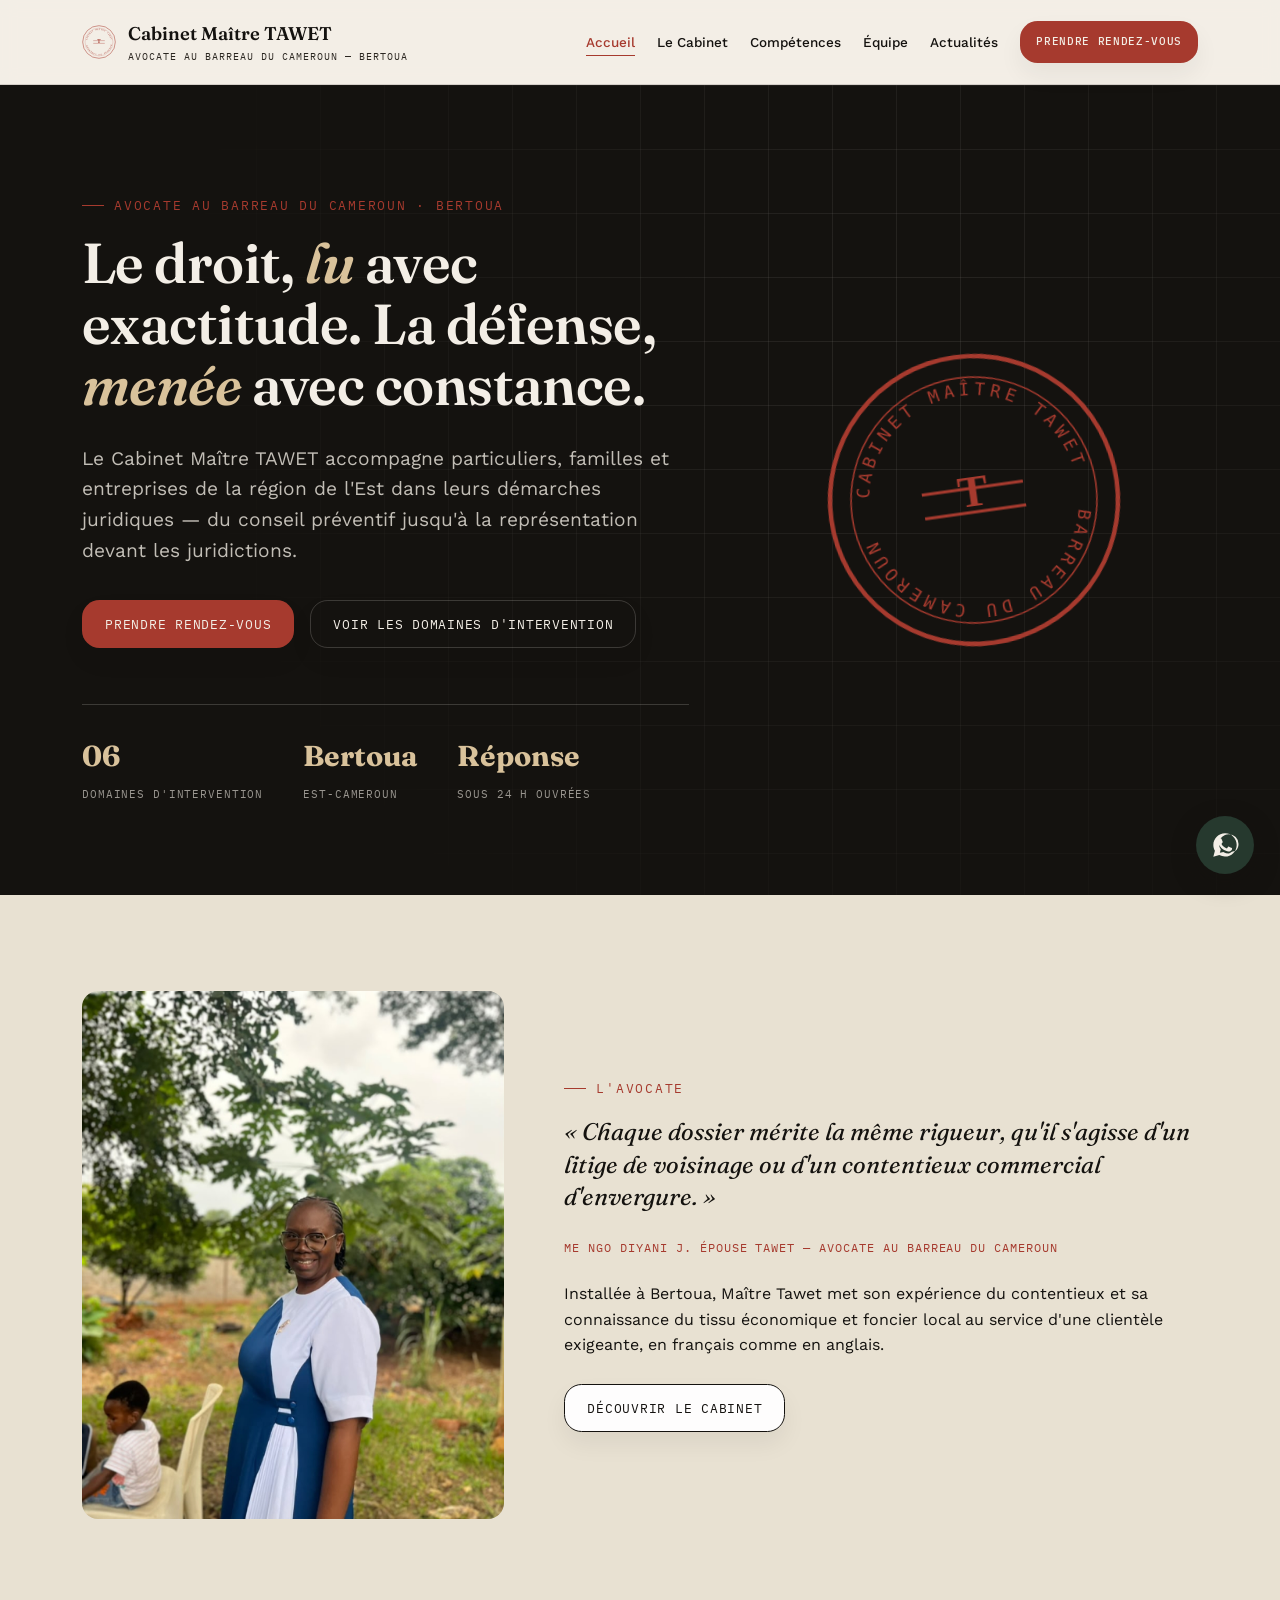
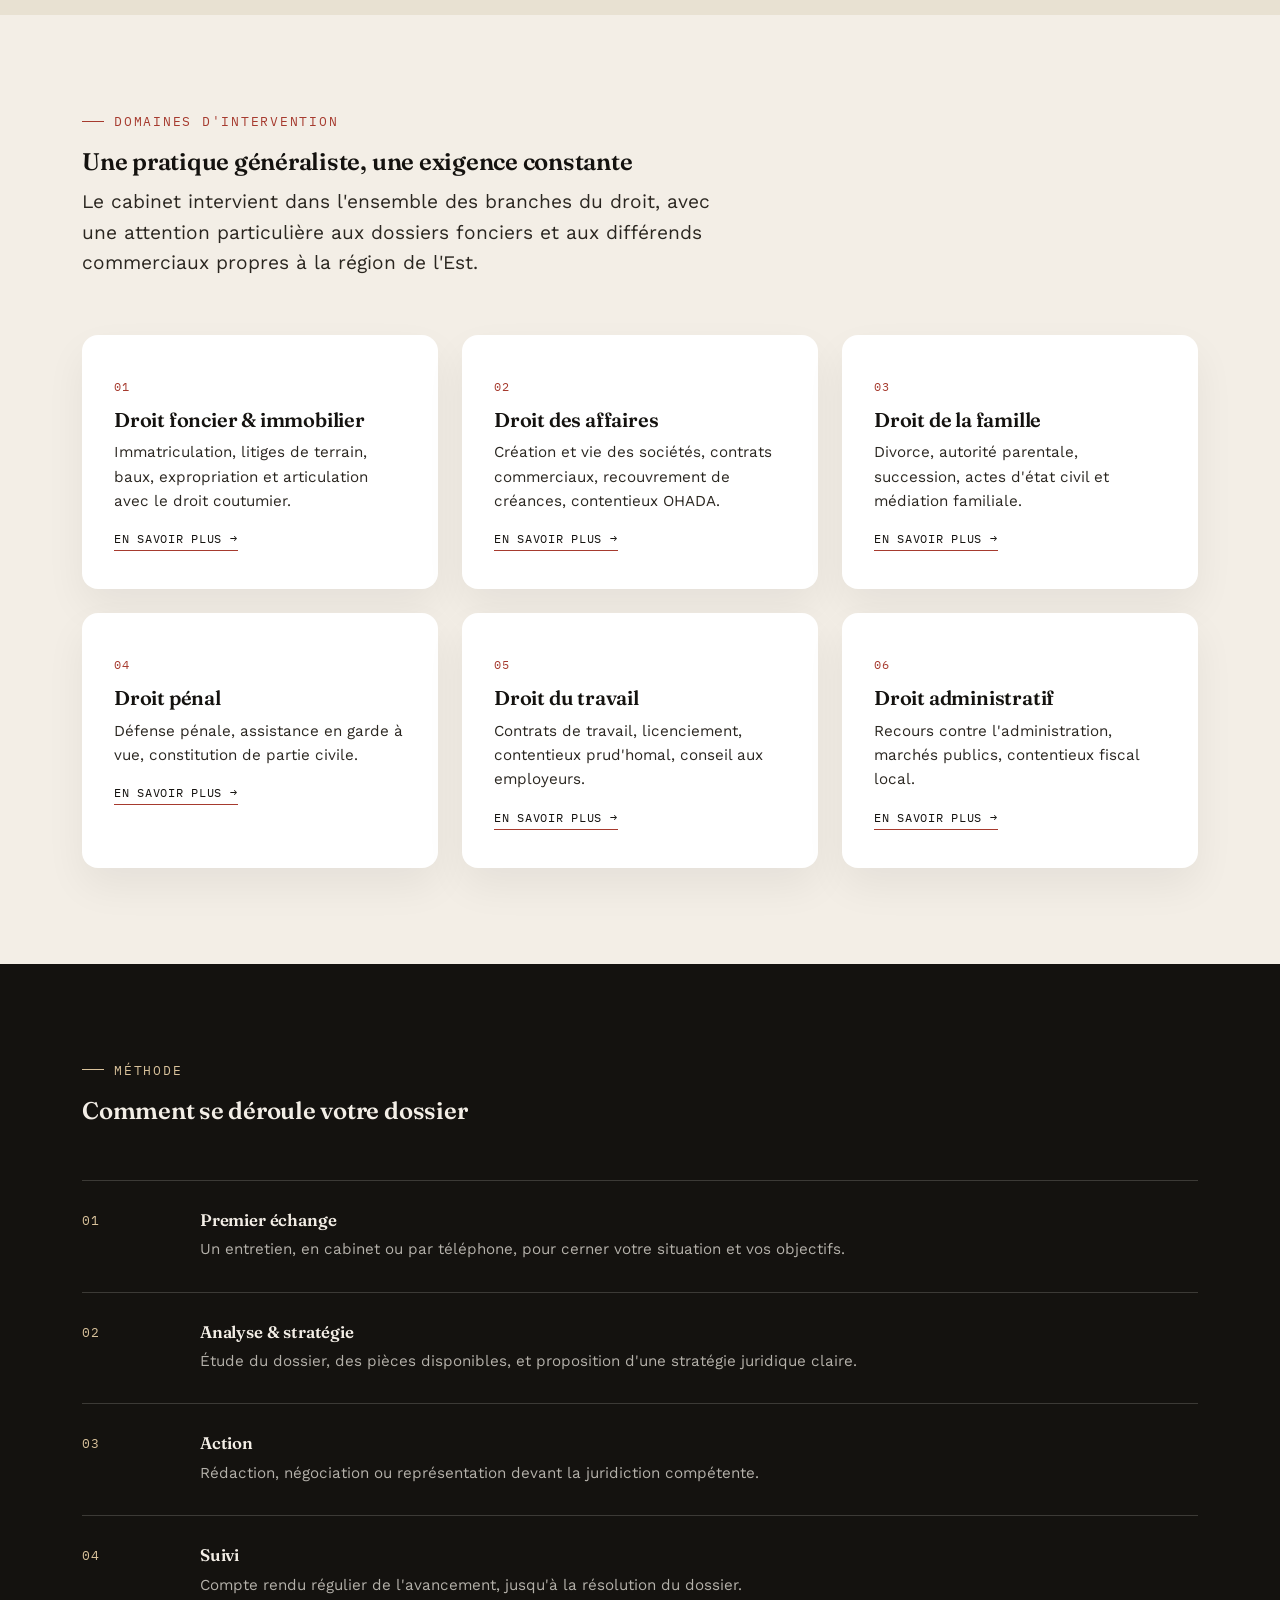
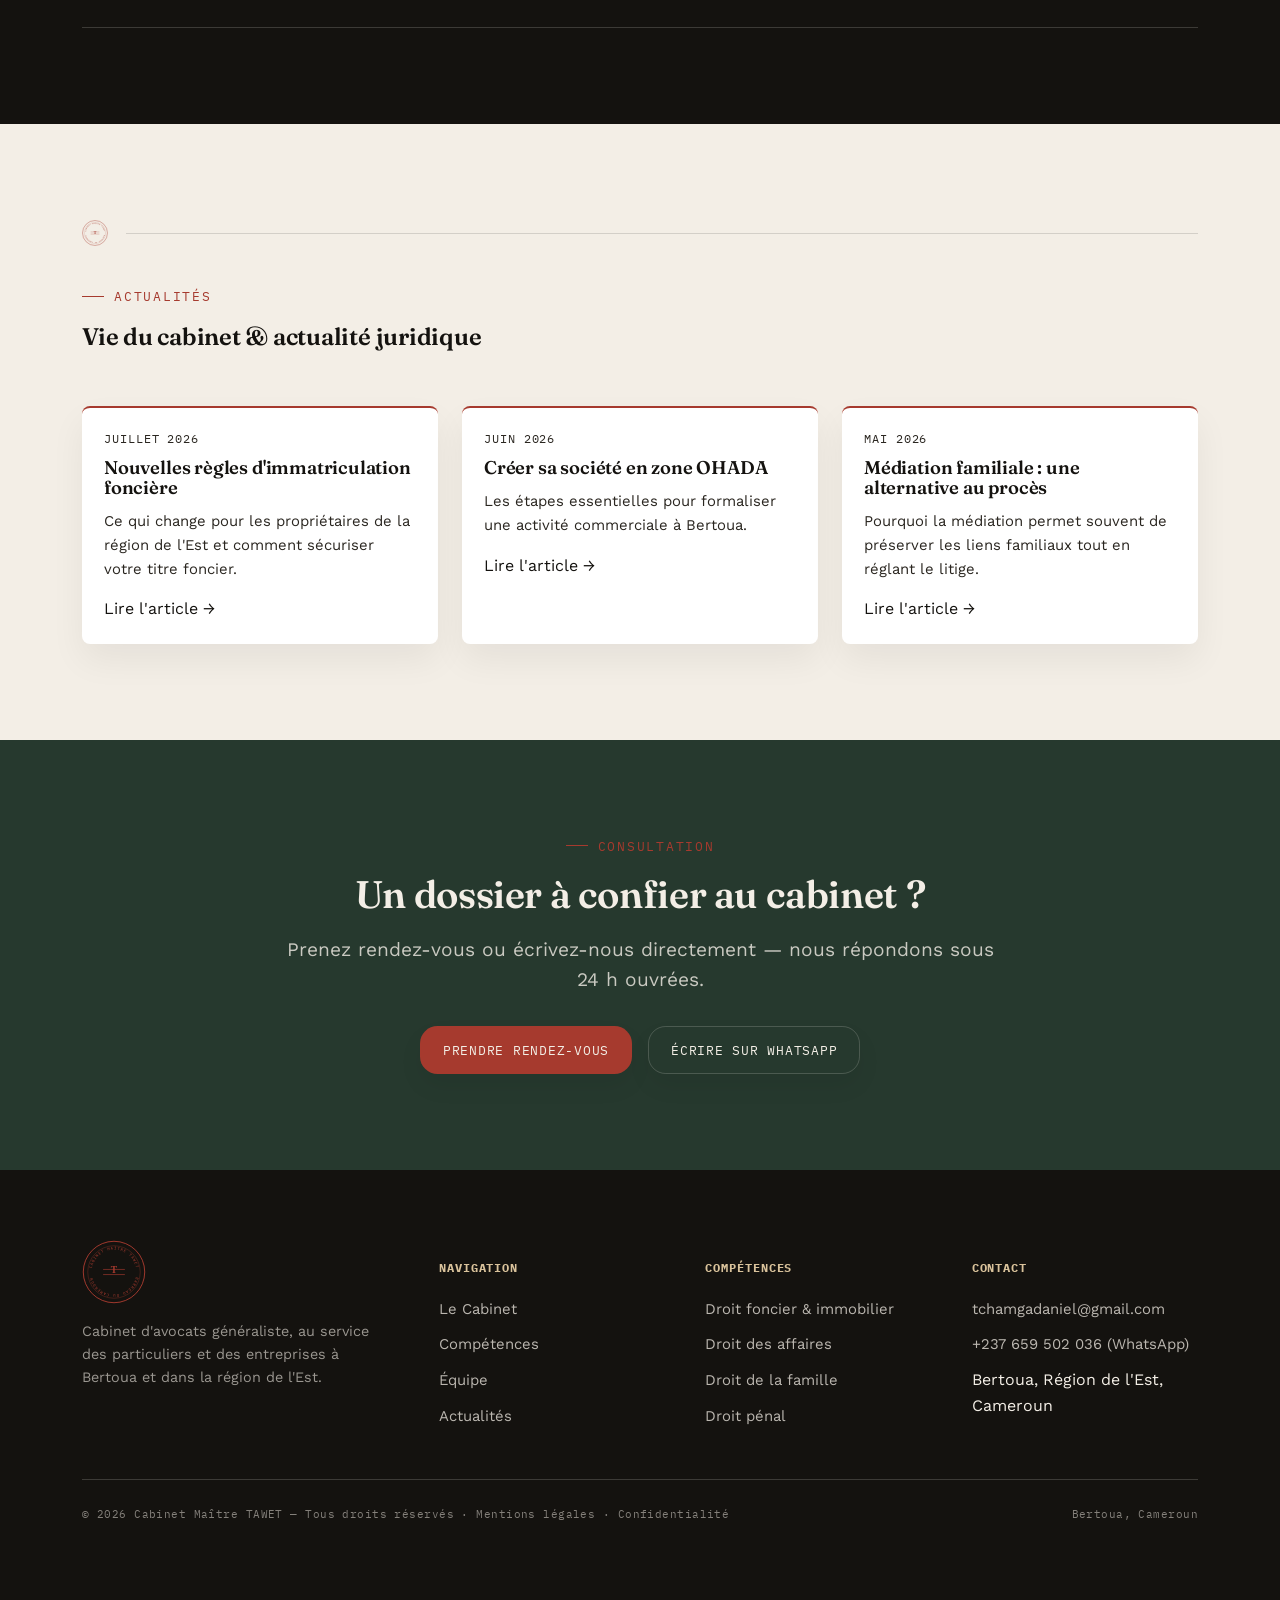
<file: index.html>
<!doctype html>
<html lang="fr">
<head>
<meta charset="UTF-8">
<meta name="viewport" content="width=device-width, initial-scale=1.0">
<title>Accueil — Cabinet Maître TAWET</title>
<meta name="description" content="Cabinet Maître TAWET — avocate au Barreau du Cameroun, à Bertoua. Conseil et défense en droit des affaires, droit foncier, droit de la famille et droit pénal.">
<link rel="preconnect" href="https://fonts.googleapis.com">
<link rel="preconnect" href="https://fonts.gstatic.com" crossorigin>
<link href="https://fonts.googleapis.com/css2?family=Fraunces:ital,wght@0,500;0,600;1,500&family=Work+Sans:wght@400;500;600&family=IBM+Plex+Mono:wght@400;500&display=swap" rel="stylesheet">
<link rel="stylesheet" href="assets/css/style.css">
</head>
<body>
<div data-site-header></div>
<section class="hero">
  <div class="wrap">
    <div>
      <div class="eyebrow">Avocate au Barreau du Cameroun · Bertoua</div>
      <h1>Le droit, <em>lu</em> avec exactitude. La défense, <em>menée</em> avec constance.</h1>
      <p class="lead">Le Cabinet Maître TAWET accompagne particuliers, familles et entreprises de la région de l'Est dans leurs démarches juridiques — du conseil préventif jusqu'à la représentation devant les juridictions.</p>
      <div class="hero-cta">
        <a href="contact.html" class="btn btn-primary">Prendre rendez-vous</a>
        <a href="competences.html" class="btn btn-outline-light">Voir les domaines d'intervention</a>
      </div>
      <div class="hero-figures">
        <div><strong>06</strong><span>Domaines d'intervention</span></div>
        <div><strong>Bertoua</strong><span>Est-Cameroun</span></div>
        <div><strong>Réponse</strong><span>Sous 24 h ouvrées</span></div>
      </div>
    </div>
    <div class="seal-stamp-wrap">
      <img class="seal-stamp" src="assets/img/seal.svg" alt="Sceau du Cabinet Maître TAWET">
    </div>
  </div>
</section>



<section class="band-paper-dim reveal attorney-bg">
  <div class="wrap attorney-block">
    <div class="attorney-photo">
      <img src="assets/img/me-tawet.jpg" width="1079" height="1434" loading="eager" alt="Maître Ngo Diyani J. épouse Tawet, avocate au Barreau du Cameroun" />
    </div>
    <div>
      <div class="eyebrow">L'avocate</div>
      <blockquote>« Chaque dossier mérite la même rigueur, qu'il s'agisse d'un litige de voisinage ou d'un contentieux commercial d'envergure. »</blockquote>
      <cite>Me Ngo Diyani J. épouse Tawet — Avocate au Barreau du Cameroun</cite>
      <p style="margin-top:22px;">Installée à Bertoua, Maître Tawet met son expérience du contentieux et sa connaissance du tissu économique et foncier local au service d'une clientèle exigeante, en français comme en anglais.</p>
      <a href="le-cabinet.html" class="btn btn-ghost" style="margin-top:10px;">Découvrir le cabinet</a>
    </div>
  </div>
</section>
<section class="reveal">
  <div class="wrap">
    <div class="section-head">
      <div class="eyebrow">Domaines d'intervention</div>
      <h2>Une pratique généraliste, une exigence constante</h2>
      <p class="lead">Le cabinet intervient dans l'ensemble des branches du droit, avec une attention particulière aux dossiers fonciers et aux différends commerciaux propres à la région de l'Est.</p>
    </div>
    <div class="grid-3">
      <div class="card">
        <span class="num">01</span>
        <h3>Droit foncier &amp; immobilier</h3>
        <p>Immatriculation, litiges de terrain, baux, expropriation et articulation avec le droit coutumier.</p>
        <a class="more" href="competences.html#foncier">En savoir plus →</a>
      </div>
      <div class="card">
        <span class="num">02</span>
        <h3>Droit des affaires</h3>
        <p>Création et vie des sociétés, contrats commerciaux, recouvrement de créances, contentieux OHADA.</p>
        <a class="more" href="competences.html#affaires">En savoir plus →</a>
      </div>
      <div class="card">
        <span class="num">03</span>
        <h3>Droit de la famille</h3>
        <p>Divorce, autorité parentale, succession, actes d'état civil et médiation familiale.</p>
        <a class="more" href="competences.html#famille">En savoir plus →</a>
      </div>
      <div class="card">
        <span class="num">04</span>
        <h3>Droit pénal</h3>
        <p>Défense pénale, assistance en garde à vue, constitution de partie civile.</p>
        <a class="more" href="competences.html#penal">En savoir plus →</a>
      </div>
      <div class="card">
        <span class="num">05</span>
        <h3>Droit du travail</h3>
        <p>Contrats de travail, licenciement, contentieux prud'homal, conseil aux employeurs.</p>
        <a class="more" href="competences.html#travail">En savoir plus →</a>
      </div>
      <div class="card">
        <span class="num">06</span>
        <h3>Droit administratif</h3>
        <p>Recours contre l'administration, marchés publics, contentieux fiscal local.</p>
        <a class="more" href="competences.html#administratif">En savoir plus →</a>
      </div>
    </div>
  </div>
</section>
<section class="band-dark reveal">
  <div class="wrap">
    <div class="section-head">
      <div class="eyebrow">Méthode</div>
      <h2 style="color:var(--paper);">Comment se déroule votre dossier</h2>
    </div>
    <div class="timeline">
      <div class="step">
        <div><h4>Premier échange</h4><p>Un entretien, en cabinet ou par téléphone, pour cerner votre situation et vos objectifs.</p></div>
      </div>
      <div class="step">
        <div><h4>Analyse &amp; stratégie</h4><p>Étude du dossier, des pièces disponibles, et proposition d'une stratégie juridique claire.</p></div>
      </div>
      <div class="step">
        <div><h4>Action</h4><p>Rédaction, négociation ou représentation devant la juridiction compétente.</p></div>
      </div>
      <div class="step">
        <div><h4>Suivi</h4><p>Compte rendu régulier de l'avancement, jusqu'à la résolution du dossier.</p></div>
      </div>
    </div>
  </div>
</section>

<section class="reveal">
  <div class="wrap">
    <div class="divider-seal">
      <img class="mini-seal" src="assets/img/seal.svg" alt="Sceau du Cabinet Maître TAWET">
      <div class="line"></div>
    </div>
    <div class="section-head">
      <div class="eyebrow">Actualités</div>
      <h2>Vie du cabinet &amp; actualité juridique</h2>
    </div>
    <div class="news-grid">
      <div class="news-card">
        <div class="date">Juillet 2026</div>
        <h3>Nouvelles règles d'immatriculation foncière</h3>
        <p>Ce qui change pour les propriétaires de la région de l'Est et comment sécuriser votre titre foncier.</p>
        <a class="more" href="actualite.html?a=immatriculation-fonciere-2026">Lire l'article →</a>
      </div>
      <div class="news-card">
        <div class="date">Juin 2026</div>
        <h3>Créer sa société en zone OHADA</h3>
        <p>Les étapes essentielles pour formaliser une activité commerciale à Bertoua.</p>
        <a class="more" href="actualite.html?a=creer-societe-ohada">Lire l'article →</a>
      </div>
      <div class="news-card">
        <div class="date">Mai 2026</div>
        <h3>Médiation familiale : une alternative au procès</h3>
        <p>Pourquoi la médiation permet souvent de préserver les liens familiaux tout en réglant le litige.</p>
        <a class="more" href="actualite.html?a=mediation-familiale">Lire l'article →</a>
      </div>
    </div>
  </div>
</section>

<section class="band-forest cta-band reveal">
  <div class="wrap">
    <div class="eyebrow" style="justify-content:center;">Consultation</div>
    <h2 style="color:var(--paper);">Un dossier à confier au cabinet ?</h2>
    <p class="lead" style="margin:0 auto; color:rgba(243,238,230,0.8);">Prenez rendez-vous ou écrivez-nous directement — nous répondons sous 24 h ouvrées.</p>
    <div class="cta-actions">
      <a href="contact.html" class="btn btn-primary">Prendre rendez-vous</a>
      <a href="https://wa.me/237659502036?text=Bonjour%2C%20je%20souhaite%20prendre%20contact%20avec%20le%20Cabinet%20Ma%C3%AEtre%20TAWET." target="_blank" rel="noopener" class="btn btn-outline-light">Écrire sur WhatsApp</a>
    </div>
  </div>
</section>
<div data-site-footer></div>
<script src="assets/js/main.js" defer></script>
</body>
</html>
</file>
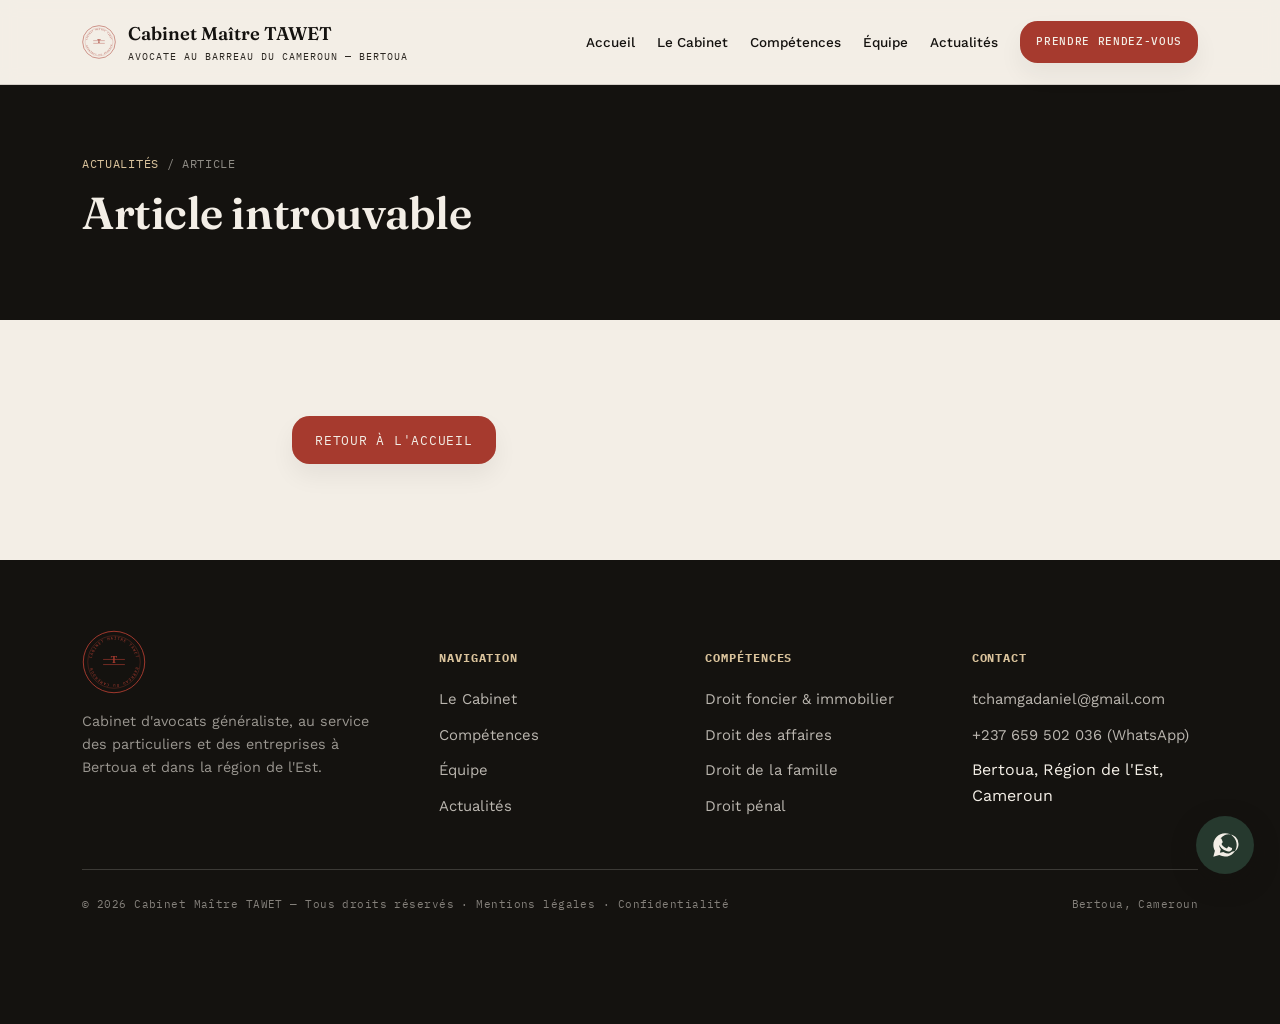
<file: actualite.html>
<!doctype html>
<html lang="fr">
<head>
<meta charset="UTF-8">
<meta name="viewport" content="width=device-width, initial-scale=1.0">
<title>Actualité — Cabinet Maître TAWET</title>
<meta name="description" content="Actualité juridique du Cabinet Maître TAWET.">
<link rel="preconnect" href="https://fonts.googleapis.com">
<link rel="preconnect" href="https://fonts.gstatic.com" crossorigin>
<link href="https://fonts.googleapis.com/css2?family=Fraunces:ital,wght@0,500;0,600;1,500&family=Work+Sans:wght@400;500;600&family=IBM+Plex+Mono:wght@400;500&display=swap" rel="stylesheet">
<link rel="stylesheet" href="assets/css/style.css">
</head>
<body>
<div data-site-header></div>
<main data-article-detail></main>
<div data-site-footer></div>
<script src="assets/js/main.js" defer></script>
</body>
</html>
</file>
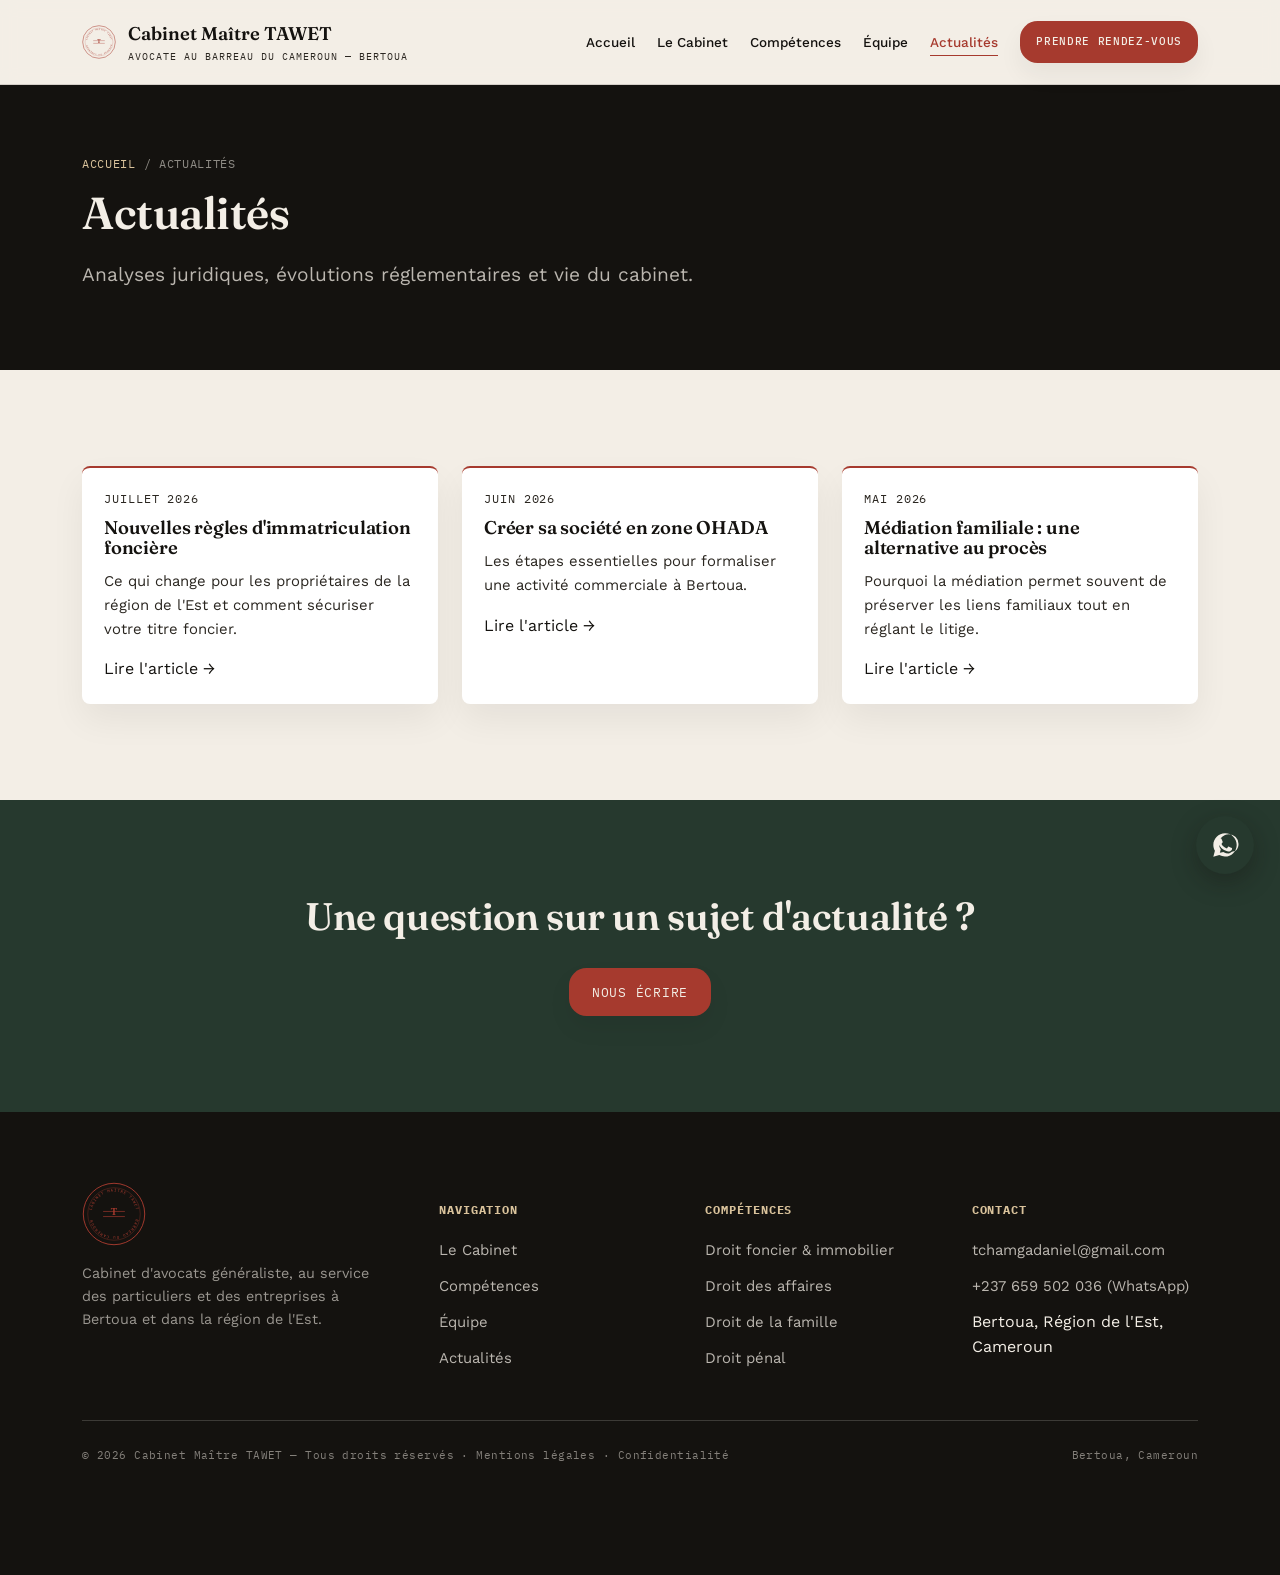
<file: actualites.html>
<!doctype html>
<html lang="fr">
<head>
<meta charset="UTF-8">
<meta name="viewport" content="width=device-width, initial-scale=1.0">
<title>Actualités — Cabinet Maître TAWET</title>
<meta name="description" content="Actualités juridiques et vie du Cabinet Maître TAWET.">
<link rel="preconnect" href="https://fonts.googleapis.com">
<link rel="preconnect" href="https://fonts.gstatic.com" crossorigin>
<link href="https://fonts.googleapis.com/css2?family=Fraunces:ital,wght@0,500;0,600;1,500&family=Work+Sans:wght@400;500;600&family=IBM+Plex+Mono:wght@400;500&display=swap" rel="stylesheet">
<link rel="stylesheet" href="assets/css/style.css">
</head>
<body>
<div data-site-header></div>
<section class="page-hero">
  <div class="wrap">
    <div class="breadcrumb"><a href="index.html">Accueil</a> / Actualités</div>
    <h1>Actualités</h1>
    <p class="lead" style="color:rgba(243,238,230,0.75);">Analyses juridiques, évolutions réglementaires et vie du cabinet.</p>
  </div>
</section>

<!-- <section class="reveal section-image" style="background-image:url('assets/img/IMG-20260428-WA0040.jpg');"></section> -->

<section class="reveal">
  <div class="wrap">
    <div class="news-grid" data-news-list></div>
  </div>
</section>

<section class="band-forest cta-band reveal">
  <div class="wrap">
    <h2 style="color:var(--paper);">Une question sur un sujet d'actualité ?</h2>
    <div class="cta-actions">
      <a href="contact.html" class="btn btn-primary">Nous écrire</a>
    </div>
  </div>
</section>
<div data-site-footer></div>
<script src="assets/js/main.js" defer></script>
</body>
</html>
</file>
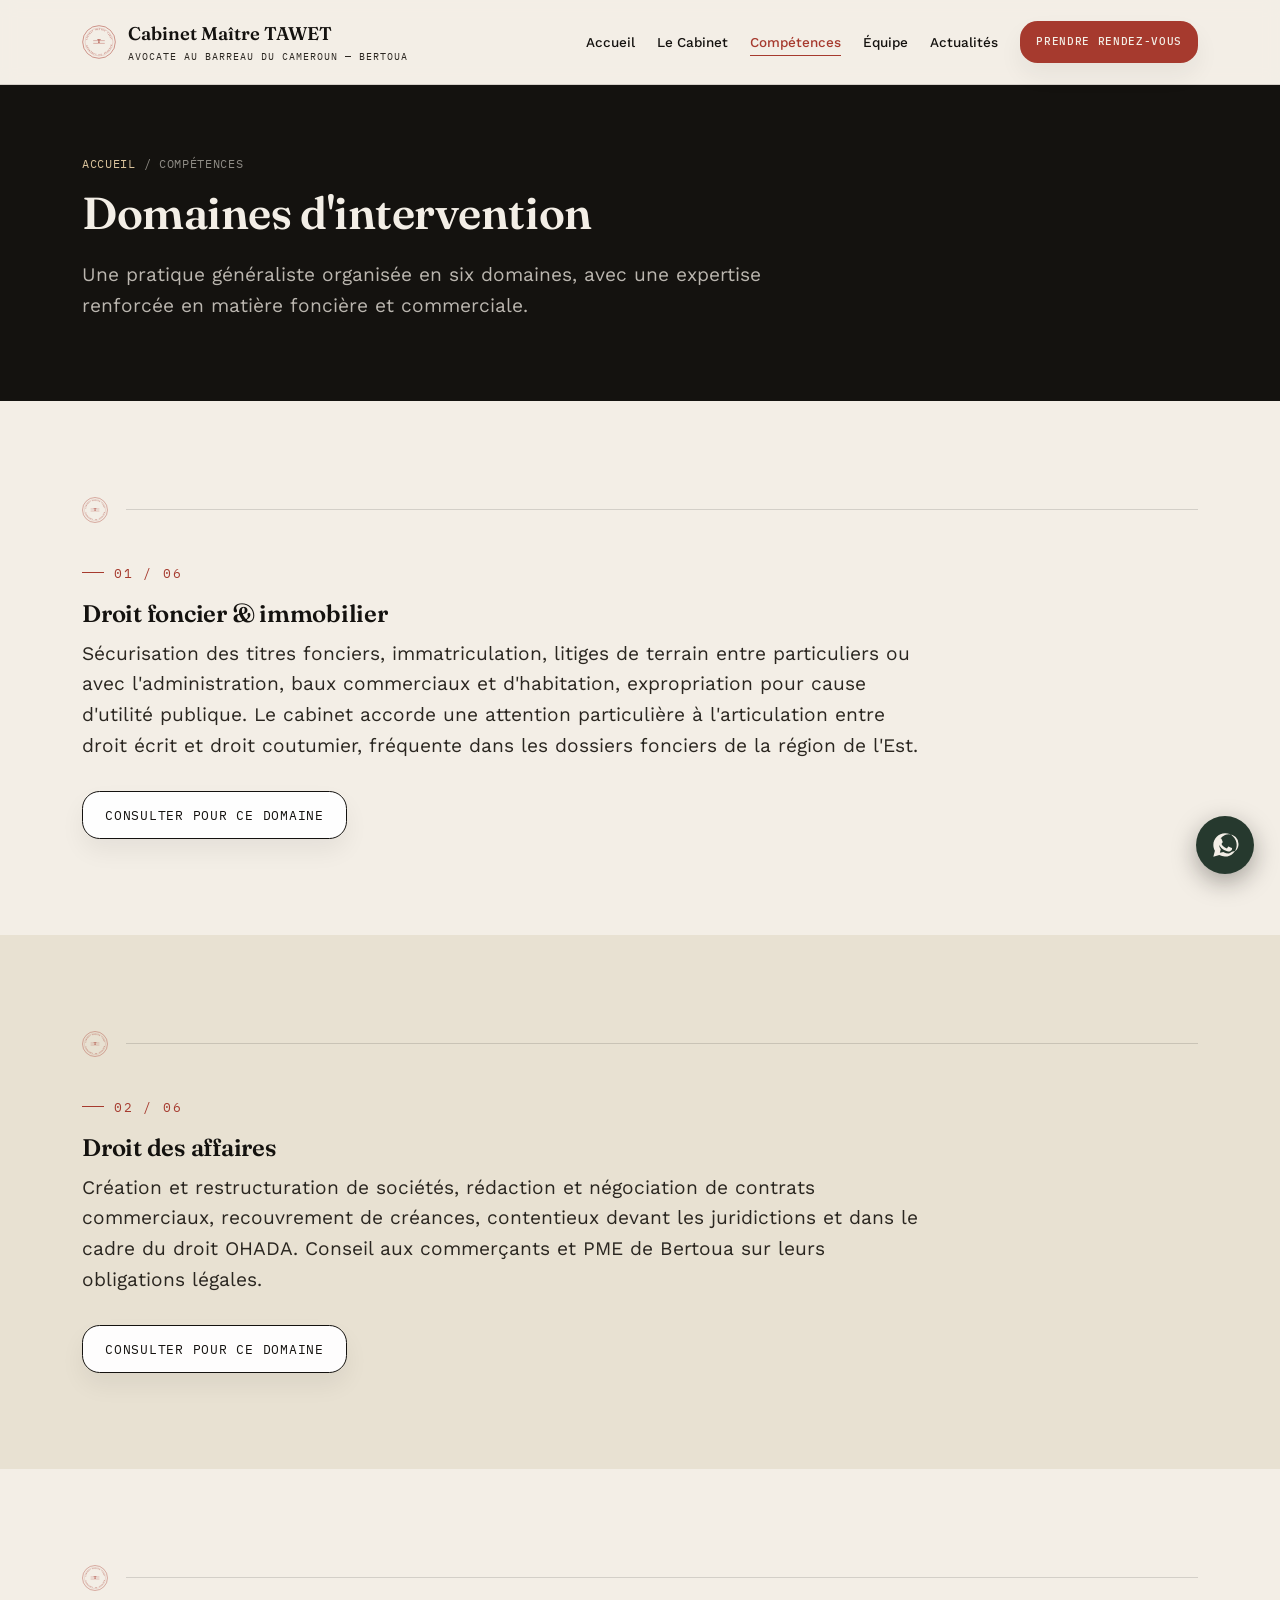
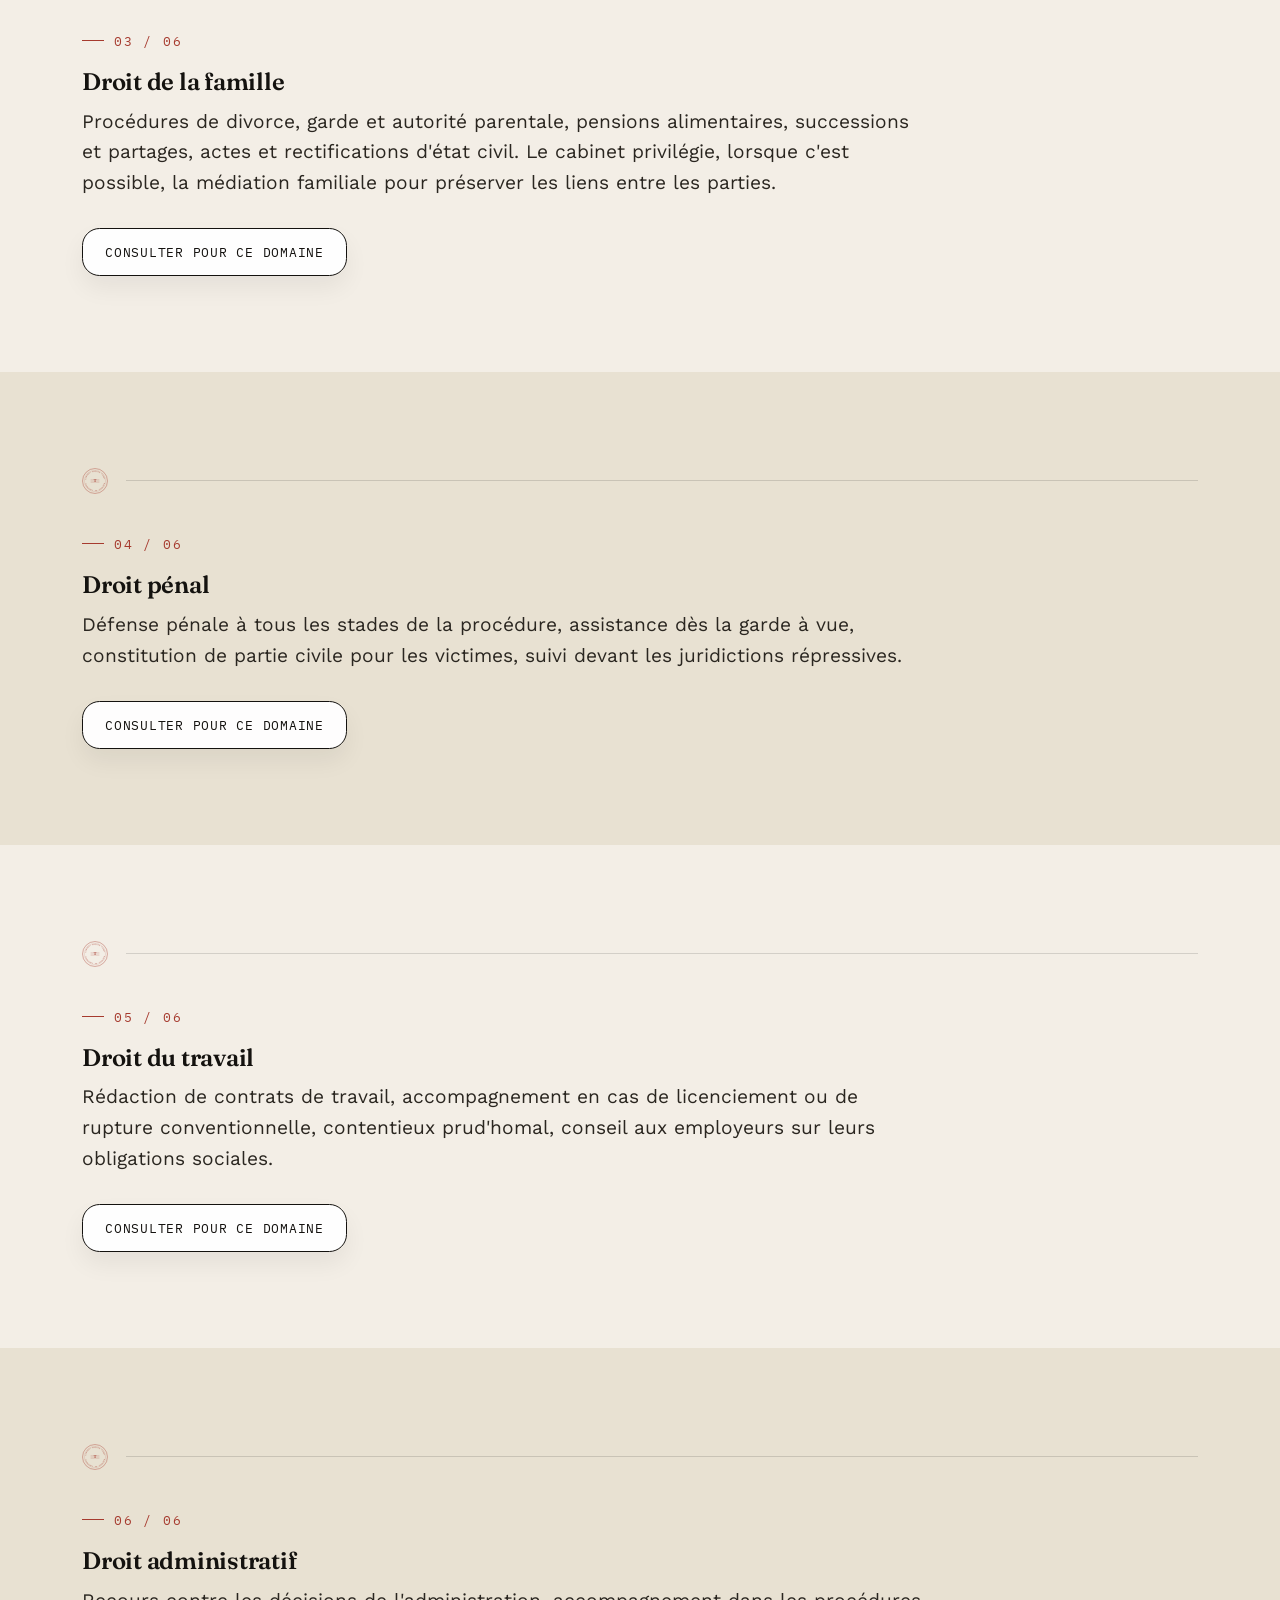
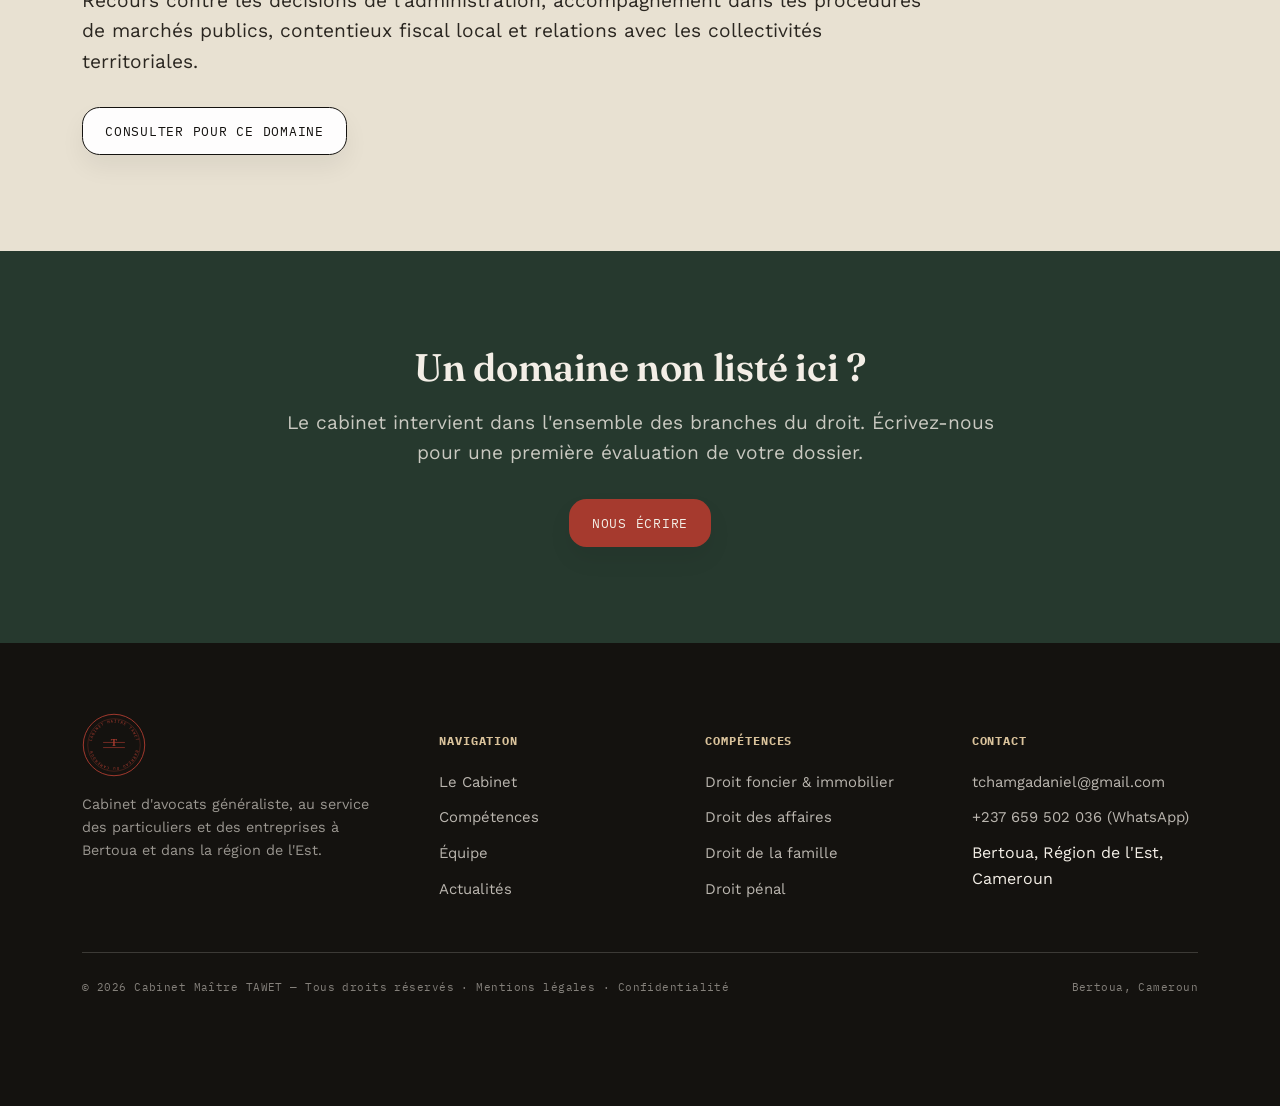
<file: competences.html>
<!doctype html>
<html lang="fr">
<head>
<meta charset="UTF-8">
<meta name="viewport" content="width=device-width, initial-scale=1.0">
<title>Compétences — Cabinet Maître TAWET</title>
<meta name="description" content="Domaines d'intervention du Cabinet Maître TAWET : droit foncier, droit des affaires, droit de la famille, droit pénal, droit du travail, droit administratif.">
<link rel="preconnect" href="https://fonts.googleapis.com">
<link rel="preconnect" href="https://fonts.gstatic.com" crossorigin>
<link href="https://fonts.googleapis.com/css2?family=Fraunces:ital,wght@0,500;0,600;1,500&family=Work+Sans:wght@400;500;600&family=IBM+Plex+Mono:wght@400;500&display=swap" rel="stylesheet">
<link rel="stylesheet" href="assets/css/style.css">
</head>
<body>
<div data-site-header></div>
<section class="page-hero">
  <div class="wrap">
    <div class="breadcrumb"><a href="index.html">Accueil</a> / Compétences</div>
    <h1>Domaines d'intervention</h1>
    <p class="lead" style="color:rgba(243,238,230,0.75);">Une pratique généraliste organisée en six domaines, avec une expertise renforcée en matière foncière et commerciale.</p>
  </div>
</section>

<div data-domain-sections></div>

<section class="band-forest cta-band reveal">
  <div class="wrap">
    <h2 style="color:var(--paper);">Un domaine non listé ici ?</h2>
    <p class="lead" style="margin:0 auto; color:rgba(243,238,230,0.8);">Le cabinet intervient dans l'ensemble des branches du droit. Écrivez-nous pour une première évaluation de votre dossier.</p>
    <div class="cta-actions">
      <a href="contact.html" class="btn btn-primary">Nous écrire</a>
    </div>
  </div>
</section>
<div data-site-footer></div>
<script src="assets/js/main.js" defer></script>
</body>
</html>
</file>
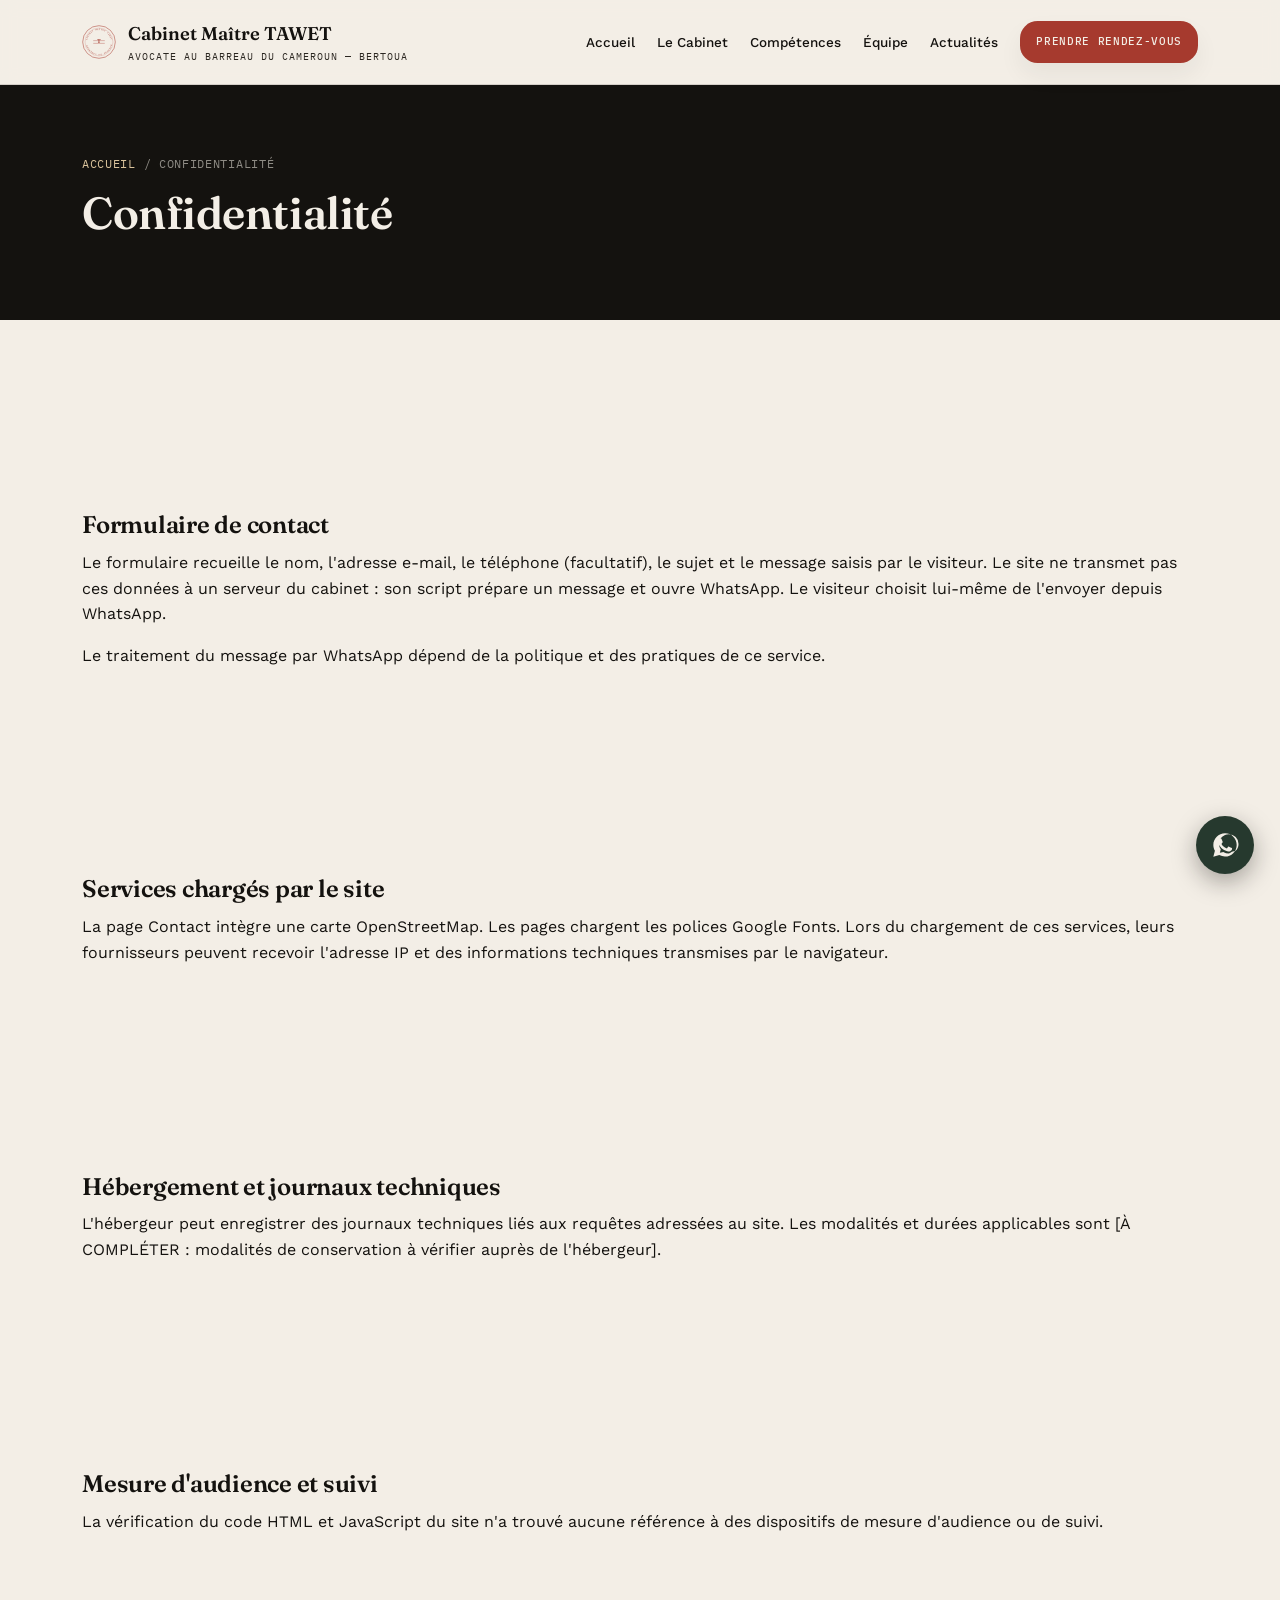
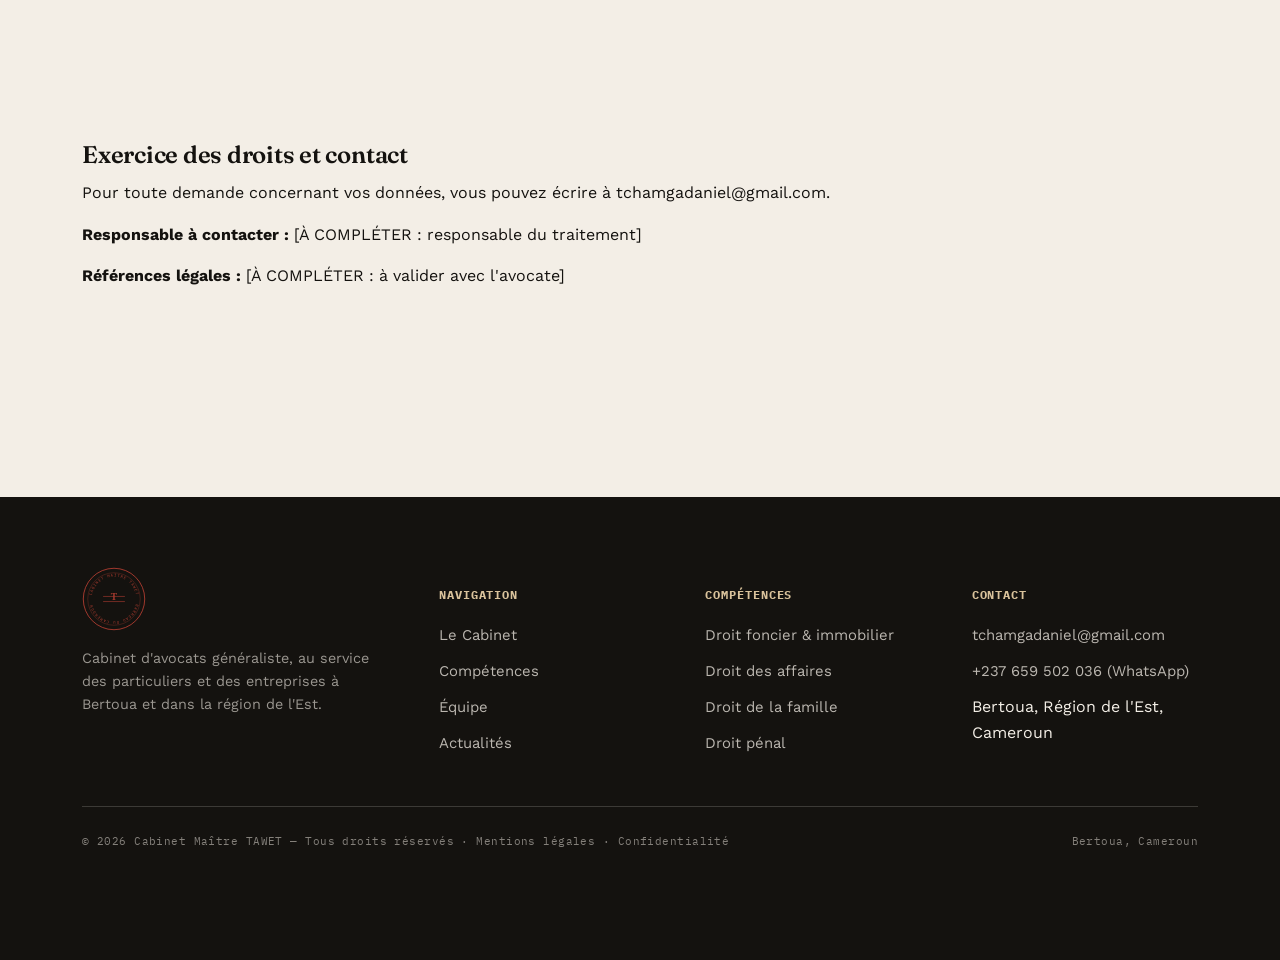
<file: confidentialite.html>
<!doctype html>
<html lang="fr">
<head>
<meta charset="UTF-8">
<meta name="viewport" content="width=device-width, initial-scale=1.0">
<title>Confidentialité — Cabinet Maître TAWET</title>
<meta name="description" content="Informations sur les données et services utilisés par le site du Cabinet Maître TAWET.">
<link rel="preconnect" href="https://fonts.googleapis.com">
<link rel="preconnect" href="https://fonts.gstatic.com" crossorigin>
<link href="https://fonts.googleapis.com/css2?family=Fraunces:ital,wght@0,500;0,600;1,500&family=Work+Sans:wght@400;500;600&family=IBM+Plex+Mono:wght@400;500&display=swap" rel="stylesheet">
<link rel="stylesheet" href="assets/css/style.css">
</head>
<body>
<div data-site-header></div>
<main>
  <section class="page-hero">
    <div class="wrap">
      <div class="breadcrumb"><a href="index.html">Accueil</a> / Confidentialité</div>
      <h1>Confidentialité</h1>
    </div>
  </section>
  <section class="reveal">
    <div class="wrap">
      <section>
        <h2>Formulaire de contact</h2>
        <p>Le formulaire recueille le nom, l'adresse e-mail, le téléphone (facultatif), le sujet et le message saisis par le visiteur. Le site ne transmet pas ces données à un serveur du cabinet : son script prépare un message et ouvre WhatsApp. Le visiteur choisit lui-même de l'envoyer depuis WhatsApp.</p>
        <p>Le traitement du message par WhatsApp dépend de la politique et des pratiques de ce service.</p>
      </section>
      <section>
        <h2>Services chargés par le site</h2>
        <p>La page Contact intègre une carte OpenStreetMap. Les pages chargent les polices Google Fonts. Lors du chargement de ces services, leurs fournisseurs peuvent recevoir l'adresse IP et des informations techniques transmises par le navigateur.</p>
      </section>
      <section>
        <h2>Hébergement et journaux techniques</h2>
        <p>L'hébergeur peut enregistrer des journaux techniques liés aux requêtes adressées au site. Les modalités et durées applicables sont [À COMPLÉTER : modalités de conservation à vérifier auprès de l'hébergeur].</p>
      </section>
      <section>
        <h2>Mesure d'audience et suivi</h2>
        <p>La vérification du code HTML et JavaScript du site n'a trouvé aucune référence à des dispositifs de mesure d'audience ou de suivi.</p>
      </section>
      <section>
        <h2>Exercice des droits et contact</h2>
        <p>Pour toute demande concernant vos données, vous pouvez écrire à <a href="mailto:tchamgadaniel@gmail.com">tchamgadaniel@gmail.com</a>.</p>
        <p><strong>Responsable à contacter :</strong> [À COMPLÉTER : responsable du traitement]</p>
        <p><strong>Références légales :</strong> [À COMPLÉTER : à valider avec l'avocate]</p>
      </section>
    </div>
  </section>
</main>
<div data-site-footer></div>
<script src="assets/js/main.js" defer></script>
</body>
</html>
</file>
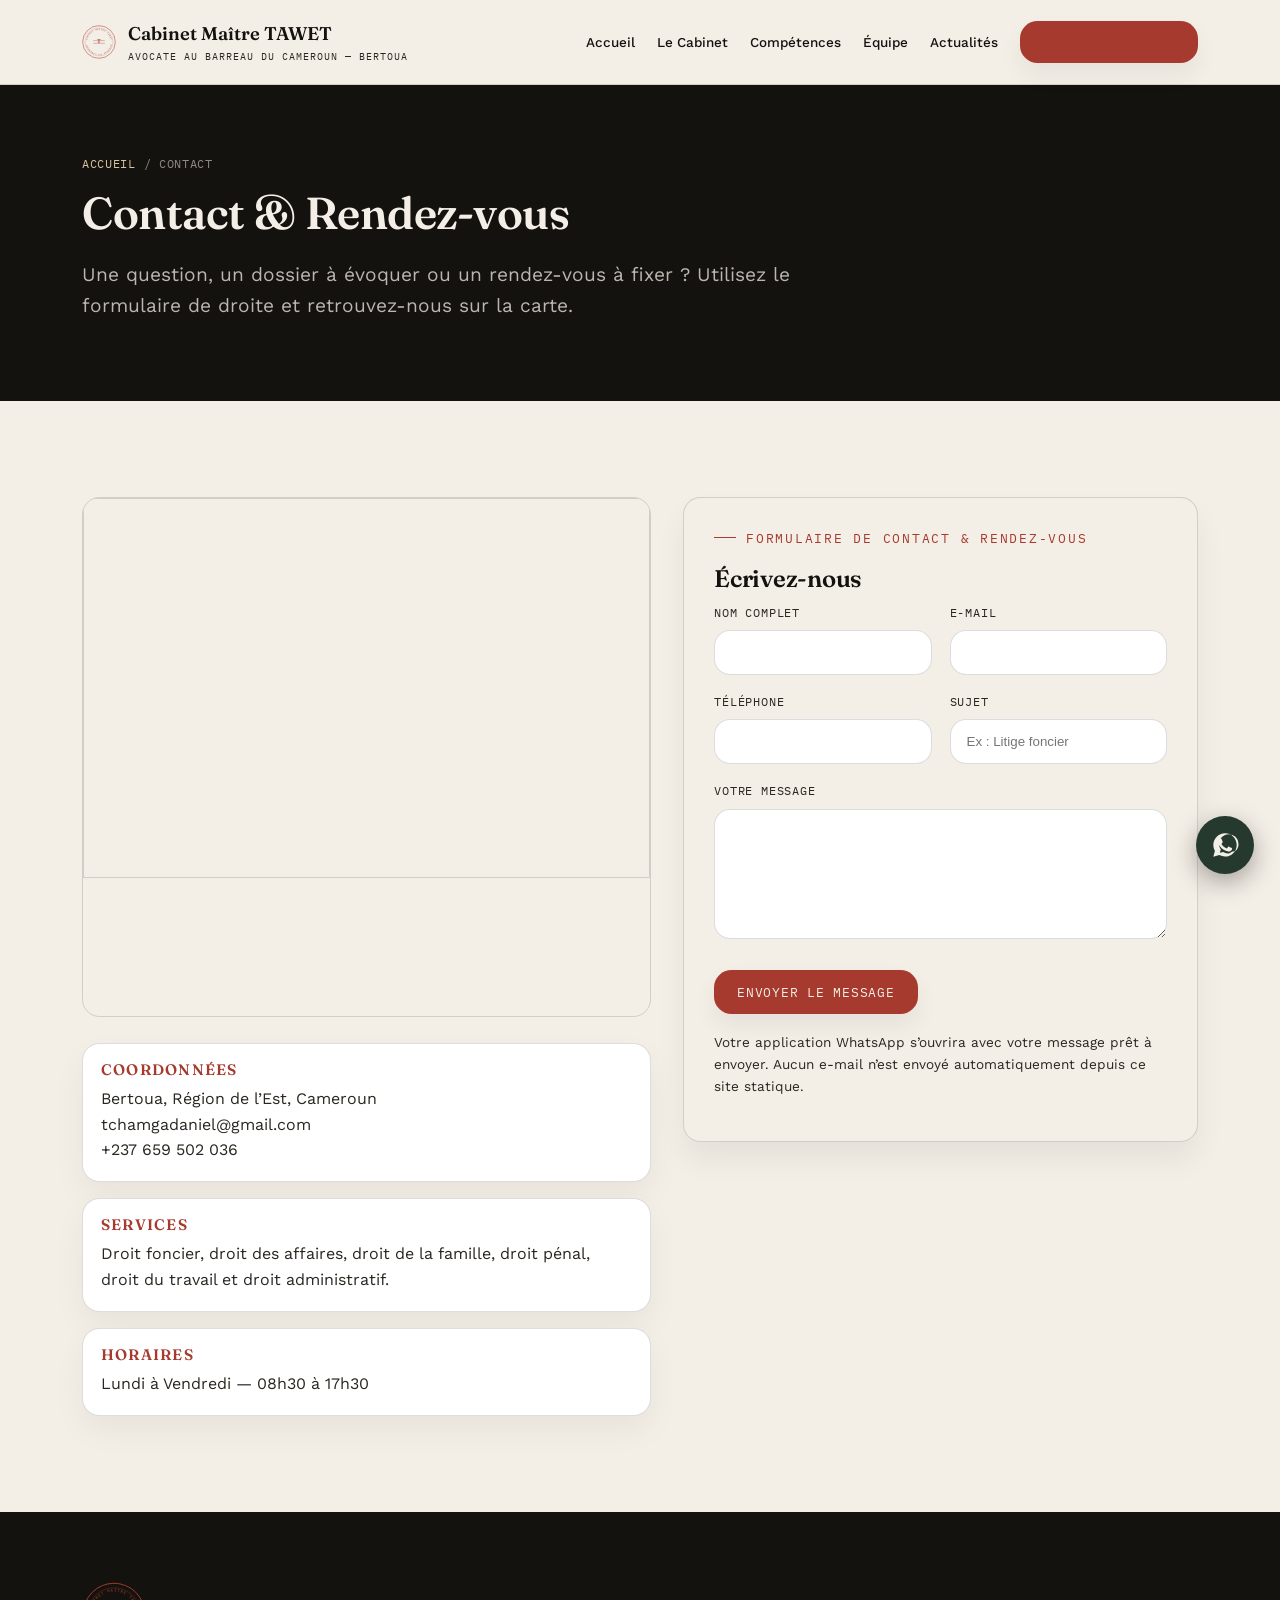
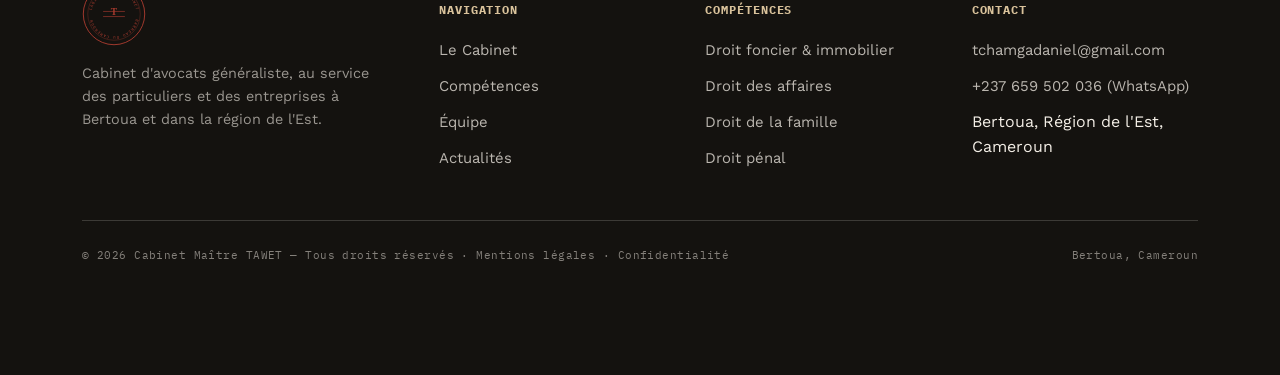
<file: contact.html>
<!doctype html>
<html lang="fr">
<head>
<meta charset="UTF-8">
<meta name="viewport" content="width=device-width, initial-scale=1.0">
<title>Contact & Rendez-vous — Cabinet Maître TAWET</title>
<meta name="description" content="Contactez le Cabinet Maître TAWET à Bertoua — e-mail, téléphone, WhatsApp. Pour un contact général ou un rendez-vous.">
<link rel="preconnect" href="https://fonts.googleapis.com">
<link rel="preconnect" href="https://fonts.gstatic.com" crossorigin>
<link href="https://fonts.googleapis.com/css2?family=Fraunces:ital,wght@0,500;0,600;1,500&family=Work+Sans:wght@400;500;600&family=IBM+Plex+Mono:wght@400;500&display=swap" rel="stylesheet">
<link rel="stylesheet" href="assets/css/style.css">
</head>
<body>
<div data-site-header></div>
<section class="page-hero">
  <div class="wrap">
    <div class="breadcrumb"><a href="index.html">Accueil</a> / Contact</div>
    <h1>Contact & Rendez-vous</h1>
    <p class="lead" style="color:rgba(243,238,230,0.75);">Une question, un dossier à évoquer ou un rendez-vous à fixer ? Utilisez le formulaire de droite et retrouvez-nous sur la carte.</p>
  </div>
</section>

<section class="reveal">
  <div class="wrap contact-layout">
    <div>
      <div class="contact-map">
        <iframe class="map-frame" loading="lazy" src="https://www.openstreetmap.org/export/embed.html?bbox=13.65%2C4.55%2C13.75%2C4.62&layer=mapnik&marker=4.5786%2C13.6849" title="Localisation du cabinet à Bertoua"></iframe>
      </div>
      <div class="contact-details">
        <div class="contact-box">
          <h4>Coordonnées</h4>
          <p>Bertoua, Région de l’Est, Cameroun</p>
          <p><a href="mailto:tchamgadaniel@gmail.com">tchamgadaniel@gmail.com</a></p>
          <p><a href="https://wa.me/237659502036?text=Bonjour%2C%20je%20souhaite%20prendre%20contact%20avec%20le%20Cabinet%20Ma%C3%AEtre%20TAWET." target="_blank" rel="noopener">+237 659 502 036</a></p>
        </div>
        <div class="contact-box">
          <h4>Services</h4>
          <p>Droit foncier, droit des affaires, droit de la famille, droit pénal, droit du travail et droit administratif.</p>
        </div>
        <div class="contact-box">
          <h4>Horaires</h4>
          <p>Lundi à Vendredi — 08h30 à 17h30</p>
        </div>
      </div>
    </div>

    <div class="form-panel" id="formulaire">
      <div class="eyebrow">Formulaire de contact & rendez-vous</div>
      <h2>Écrivez-nous</h2>

      

      <form id="contact-form">
        <input type="hidden" name="form_type" value="contact">
        <input type="text" name="site_web" style="position:absolute; left:-9999px;" tabindex="-1" autocomplete="off">

        <div class="form-grid">
          <div>
            <label for="nom">Nom complet</label>
            <input type="text" id="nom" name="nom" required>
          </div>
          <div>
            <label for="email">E-mail</label>
            <input type="email" id="email" name="email" required>
          </div>
          <div>
            <label for="telephone">Téléphone</label>
            <input type="tel" id="telephone" name="telephone">
          </div>
          <div>
            <label for="sujet">Sujet</label>
            <input type="text" id="sujet" name="sujet" placeholder="Ex : Litige foncier">
          </div>
          <div class="full">
            <label for="message">Votre message</label>
            <textarea id="message" name="message" required></textarea>
          </div>
        </div>

        <button type="submit" class="btn btn-primary" style="margin-top:24px;">Envoyer le message</button>
        <p class="form-note">Votre application WhatsApp s’ouvrira avec votre message prêt à envoyer. Aucun e-mail n’est envoyé automatiquement depuis ce site statique.</p>
      </form>
    </div>
  </div>
</section>
<div data-site-footer></div>
<script src="assets/js/main.js" defer></script>
</body>
</html>
</file>
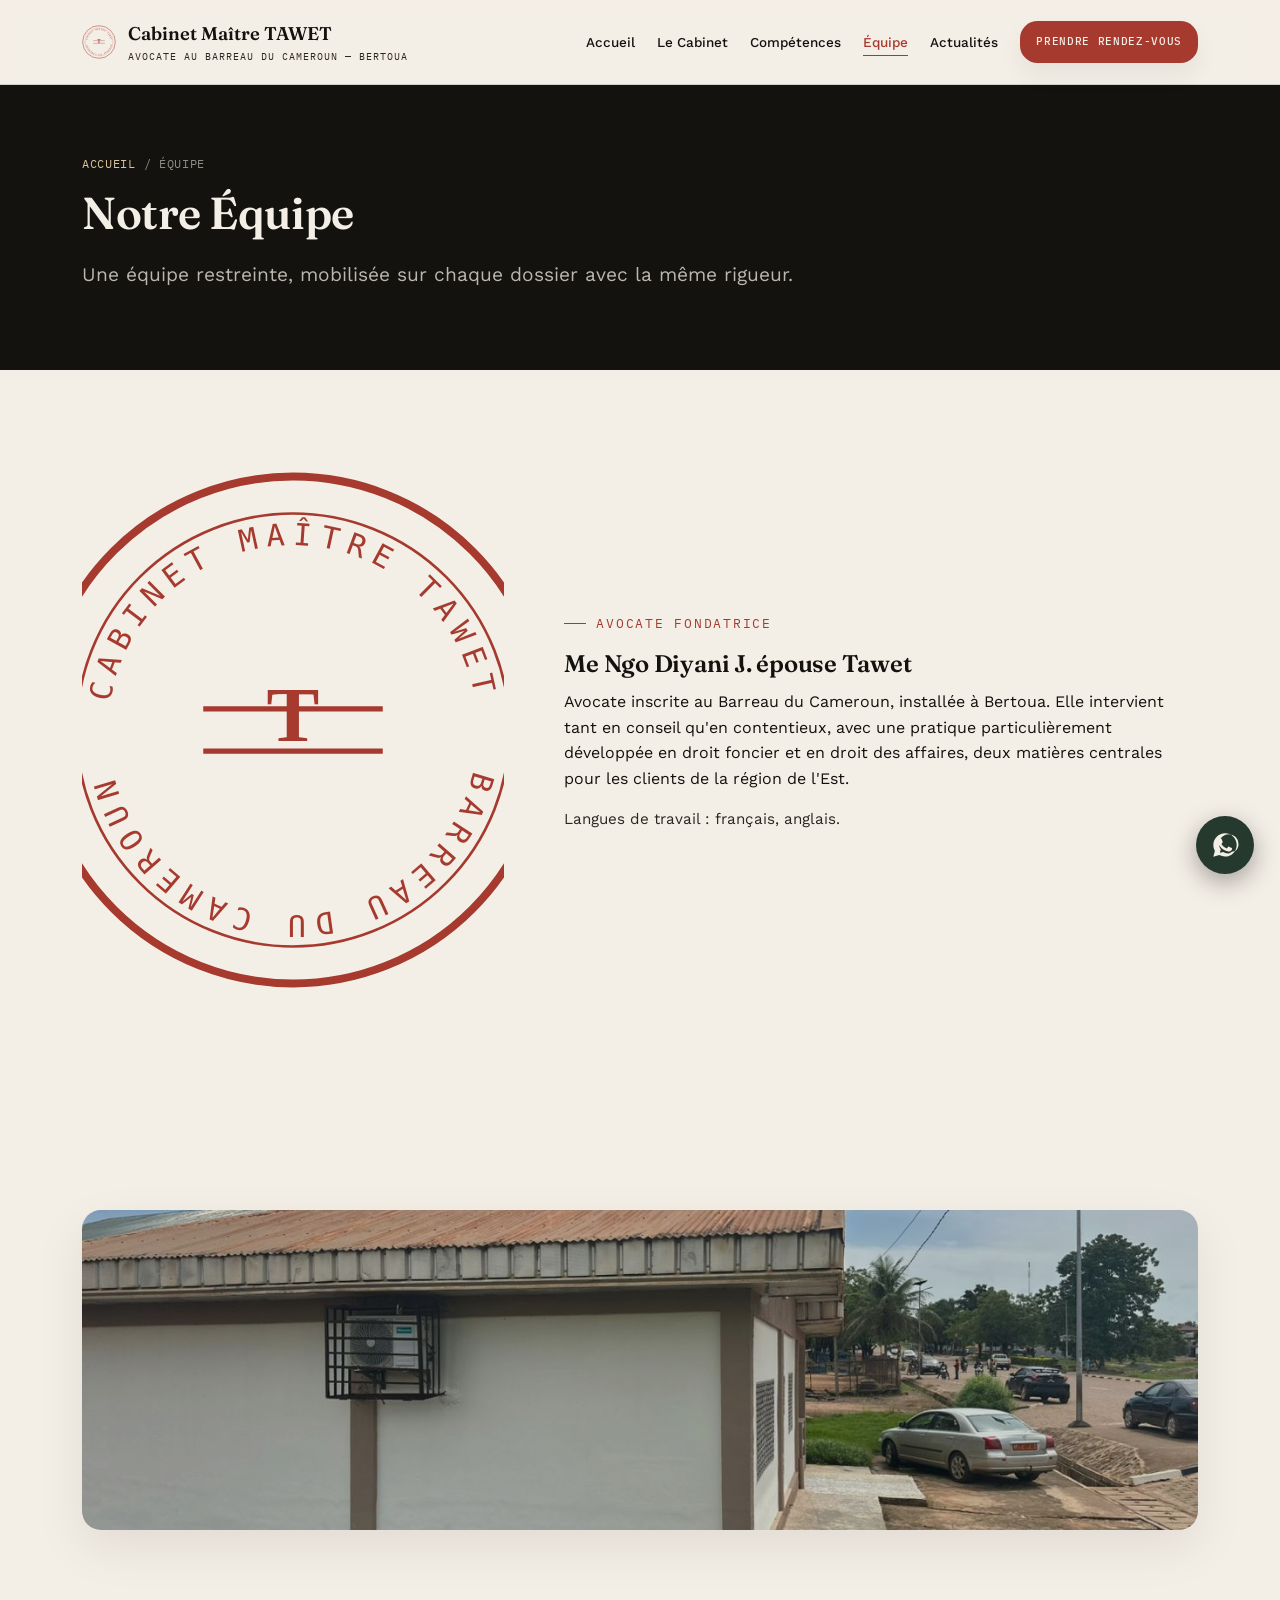
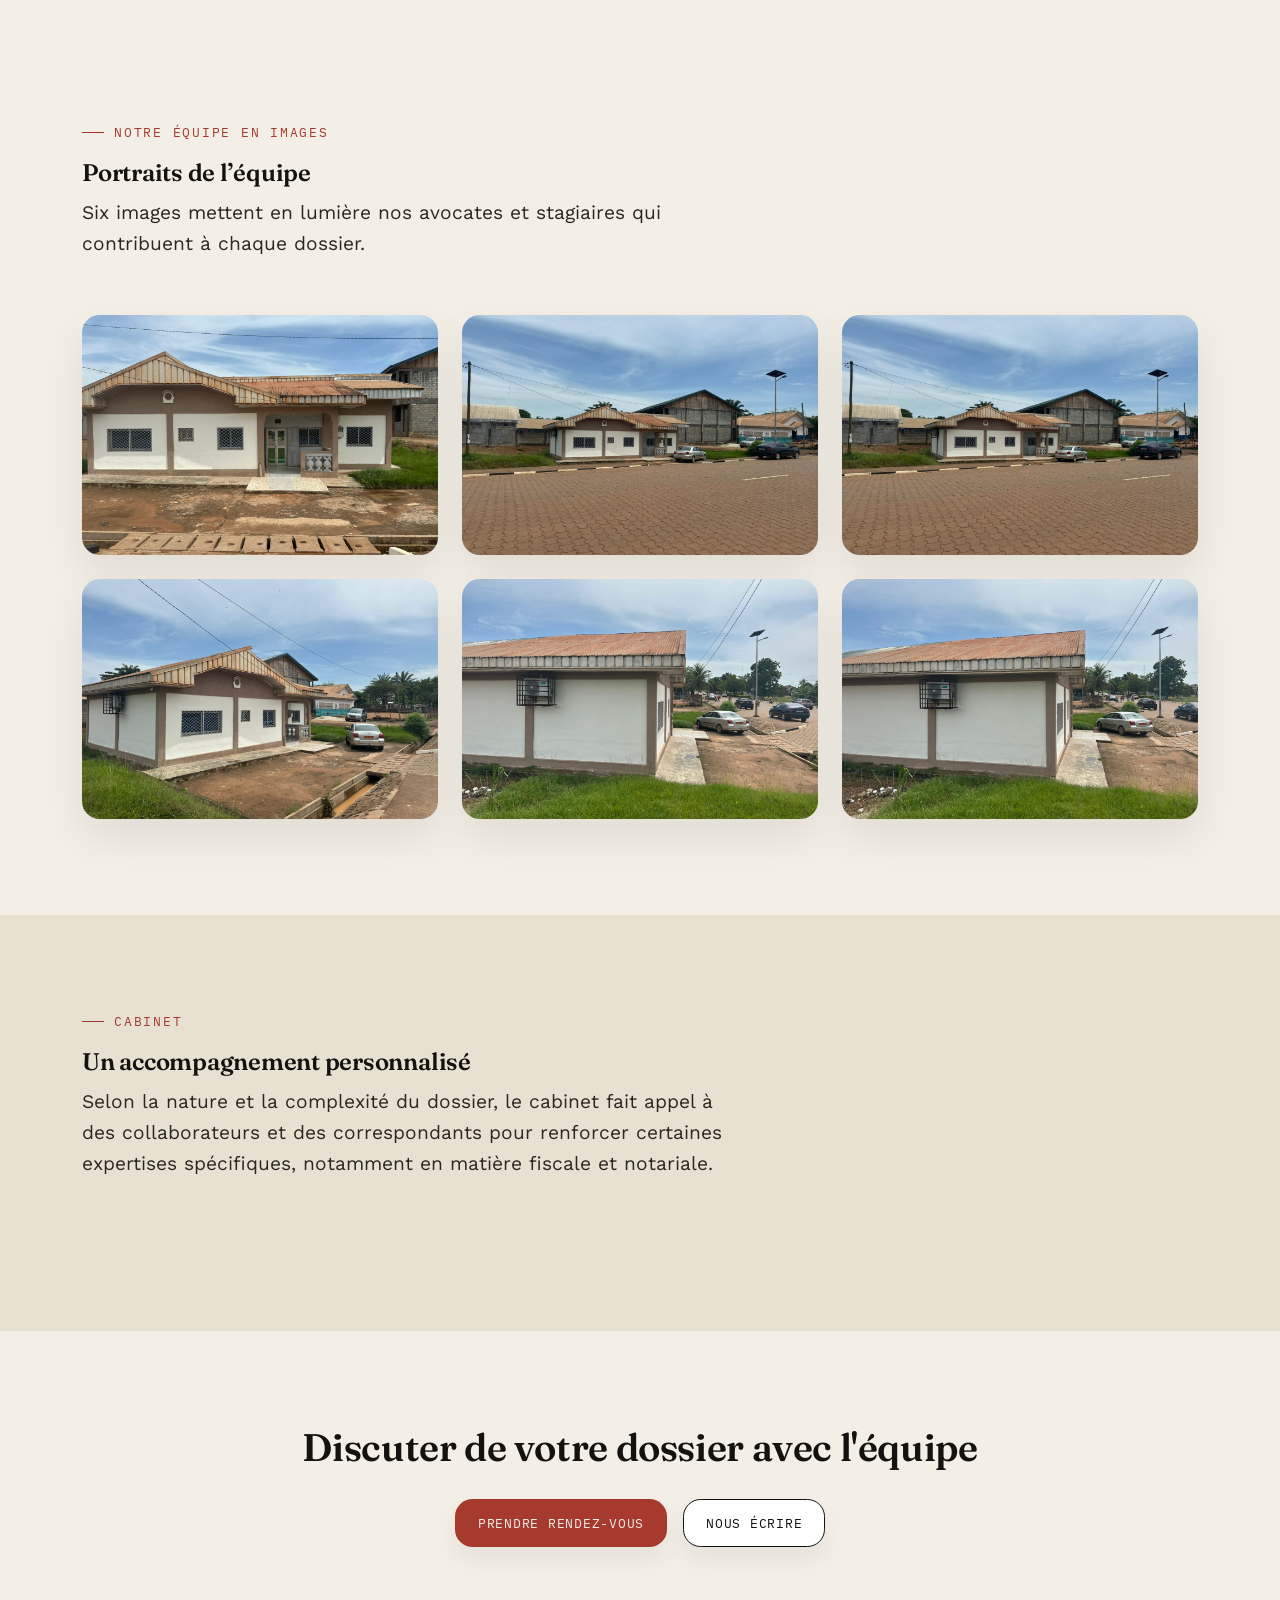
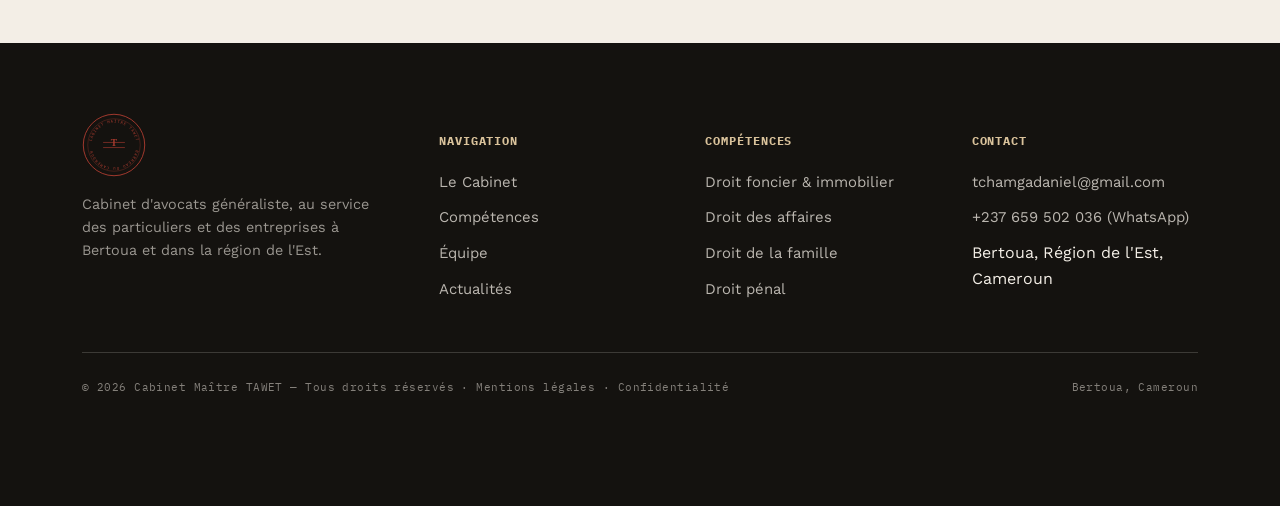
<file: equipe.html>
<!doctype html>
<html lang="fr">
<head>
<meta charset="UTF-8">
<meta name="viewport" content="width=device-width, initial-scale=1.0">
<title>Équipe — Cabinet Maître TAWET</title>
<meta name="description" content="L'équipe du Cabinet Maître TAWET à Bertoua.">
<link rel="preconnect" href="https://fonts.googleapis.com">
<link rel="preconnect" href="https://fonts.gstatic.com" crossorigin>
<link href="https://fonts.googleapis.com/css2?family=Fraunces:ital,wght@0,500;0,600;1,500&family=Work+Sans:wght@400;500;600&family=IBM+Plex+Mono:wght@400;500&display=swap" rel="stylesheet">
<link rel="stylesheet" href="assets/css/style.css">
</head>
<body>
<div data-site-header></div>
<section class="page-hero">
  <div class="wrap">
    <div class="breadcrumb"><a href="index.html">Accueil</a> / Équipe</div>
    <h1>Notre Équipe</h1>
    <p class="lead" style="color:rgba(243,238,230,0.75);">Une équipe restreinte, mobilisée sur chaque dossier avec la même rigueur.</p>
  </div>
</section>

<section class="reveal">
  <div class="wrap attorney-block">
    <div class="attorney-photo">
      <img class="seal-mini" src="assets/img/seal.svg" alt="Sceau du Cabinet Maître TAWET">
    </div>
    <div>
      <div class="eyebrow">Avocate fondatrice</div>
      <h2>Me Ngo Diyani J. épouse Tawet</h2>
      <p>Avocate inscrite au Barreau du Cameroun, installée à Bertoua. Elle intervient tant en conseil qu'en contentieux, avec une pratique particulièrement développée en droit foncier et en droit des affaires, deux matières centrales pour les clients de la région de l'Est.</p>
      <p style="color:var(--ink-soft); font-size:0.95rem;">Langues de travail : français, anglais.</p>
    </div>
  </div>
</section>

<section class="reveal">
  <div class="wrap">
    <div class="section-image" style="background-image:url('assets/img/IMG-20260428-WA0037.jpg');"></div>
  </div>
</section>

<section class="reveal">
  <div class="wrap">
    <div class="section-head">
      <div class="eyebrow">Notre équipe en images</div>
      <h2>Portraits de l’équipe</h2>
      <p class="lead">Six images mettent en lumière nos avocates et stagiaires qui contribuent à chaque dossier.</p>
    </div>
    <div class="gallery-grid">
      <article class="gallery-item">
        <img src="assets/img/IMG-20260428-WA0032.jpg" alt="Me associée" />
        <div class="gallery-overlay">Me associée</div>
      </article>
      <article class="gallery-item">
        <img src="assets/img/IMG-20260428-WA0033.jpg" alt="Me collaboratrice" />
        <div class="gallery-overlay">Me collaboratrice</div>
      </article>
      <article class="gallery-item">
        <img src="assets/img/IMG-20260428-WA0034.jpg" alt="Stagiaire" />
        <div class="gallery-overlay">Stagiaire</div>
      </article>
      <article class="gallery-item">
        <img src="assets/img/IMG-20260428-WA0035.jpg" alt="Stagiaire" />
        <div class="gallery-overlay">Stagiaire</div>
      </article>
      <article class="gallery-item">
        <img src="assets/img/IMG-20260428-WA0036.jpg" alt="Stagiaire" />
        <div class="gallery-overlay">Stagiaire</div>
      </article>
      <article class="gallery-item">
        <img src="assets/img/IMG-20260428-WA0037.jpg" alt="Stagiaire" />
        <div class="gallery-overlay">Stagiaire</div>
      </article>
    </div>
  </div>
</section>

<section class="band-paper-dim reveal">
  <div class="wrap">
    <div class="section-head">
      <div class="eyebrow">Cabinet</div>
      <h2>Un accompagnement personnalisé</h2>
      <p class="lead">Selon la nature et la complexité du dossier, le cabinet fait appel à des collaborateurs et des correspondants pour renforcer certaines expertises spécifiques, notamment en matière fiscale et notariale.</p>
    </div>
  </div>
</section>

<section class="cta-band reveal">
  <div class="wrap">
    <h2>Discuter de votre dossier avec l'équipe</h2>
    <div class="cta-actions">
      <a href="contact.html" class="btn btn-primary">Prendre rendez-vous</a>
      <a href="contact.html" class="btn btn-ghost">Nous écrire</a>
    </div>
  </div>
</section>
<div data-site-footer></div>
<script src="assets/js/main.js" defer></script>
</body>
</html>
</file>
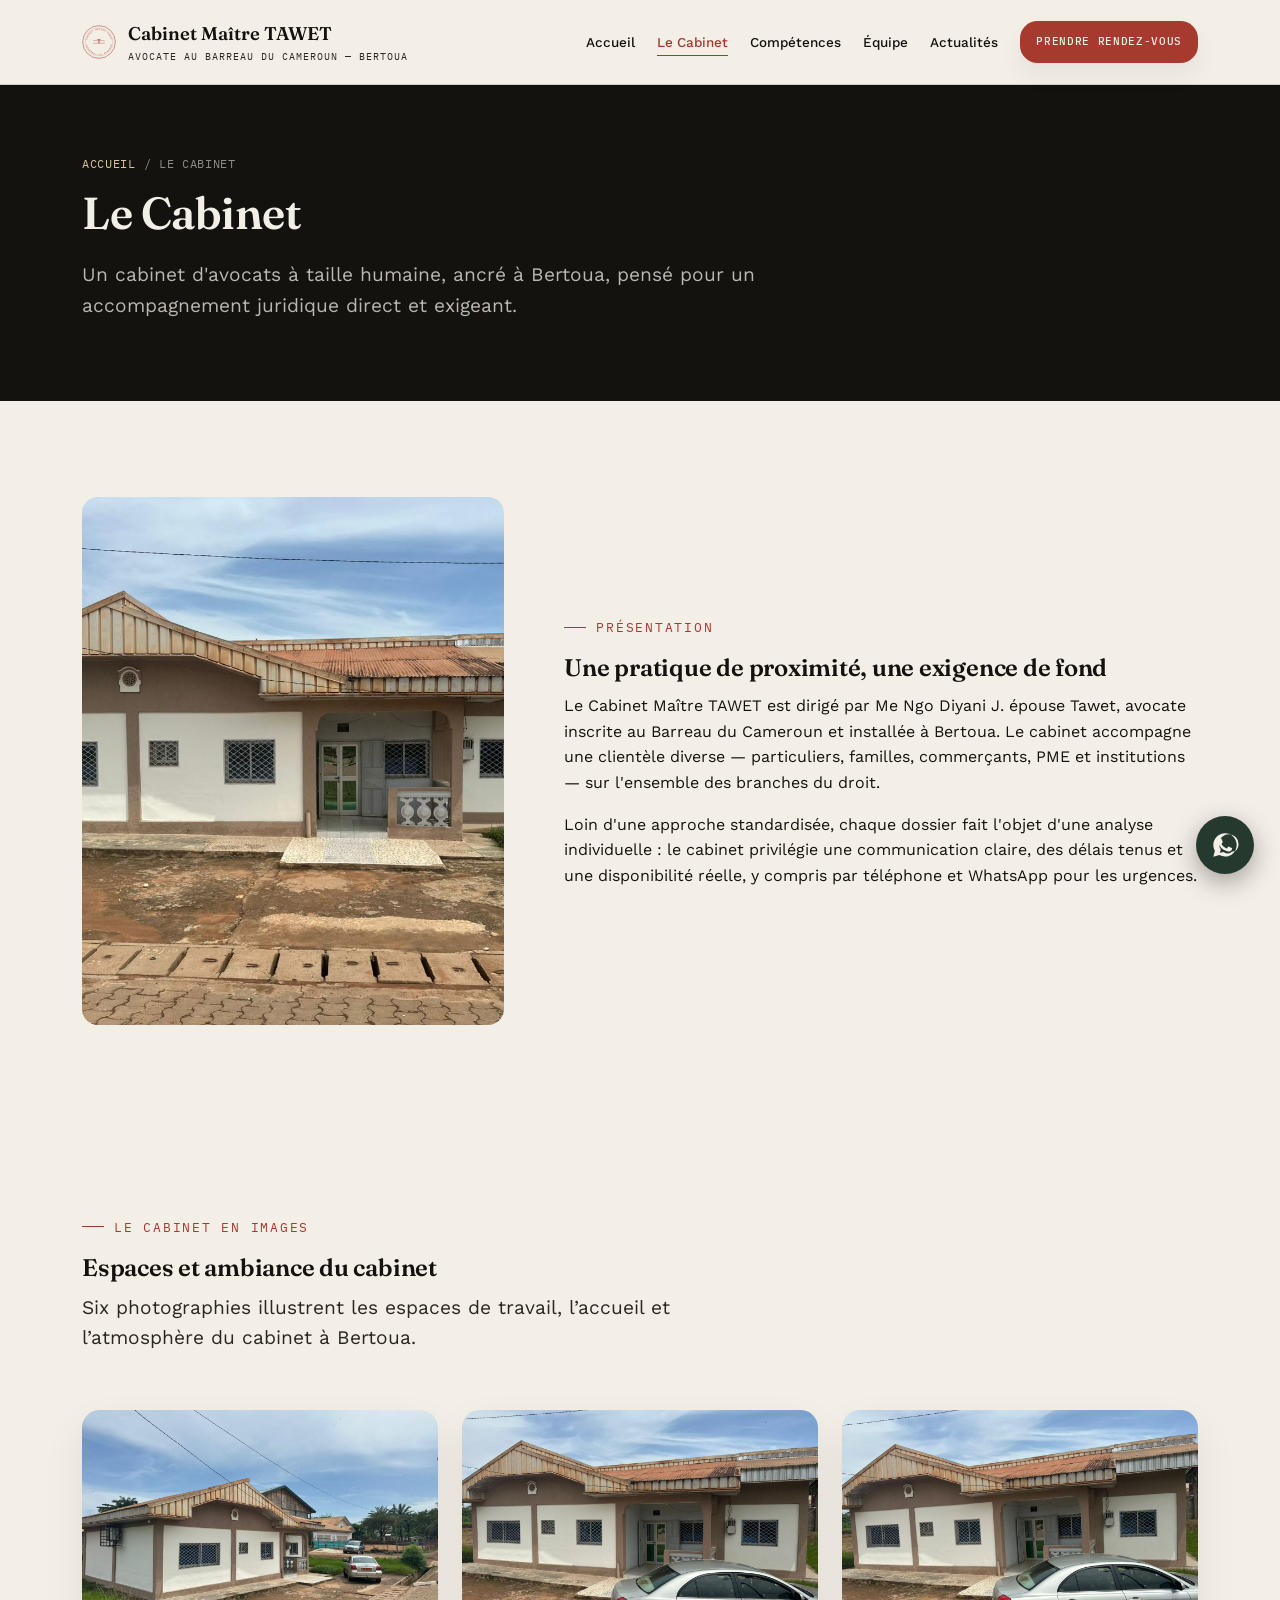
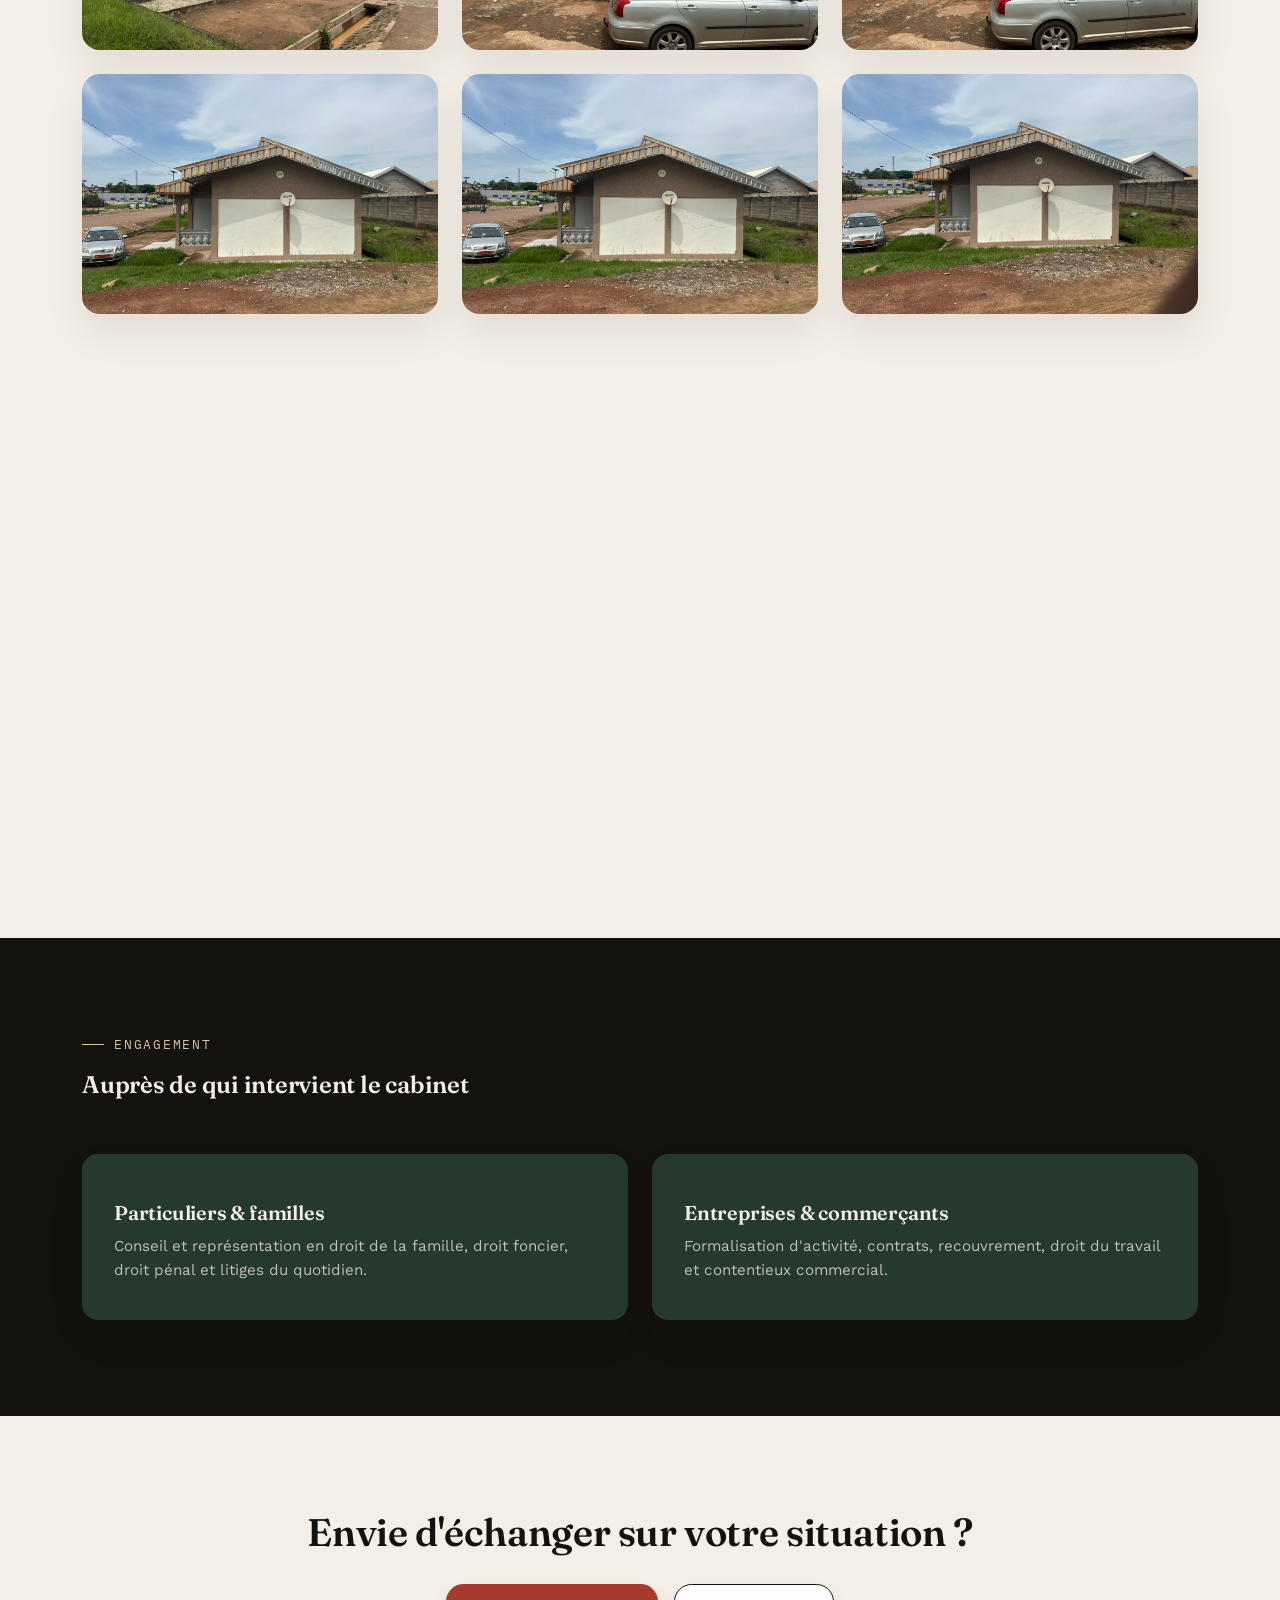
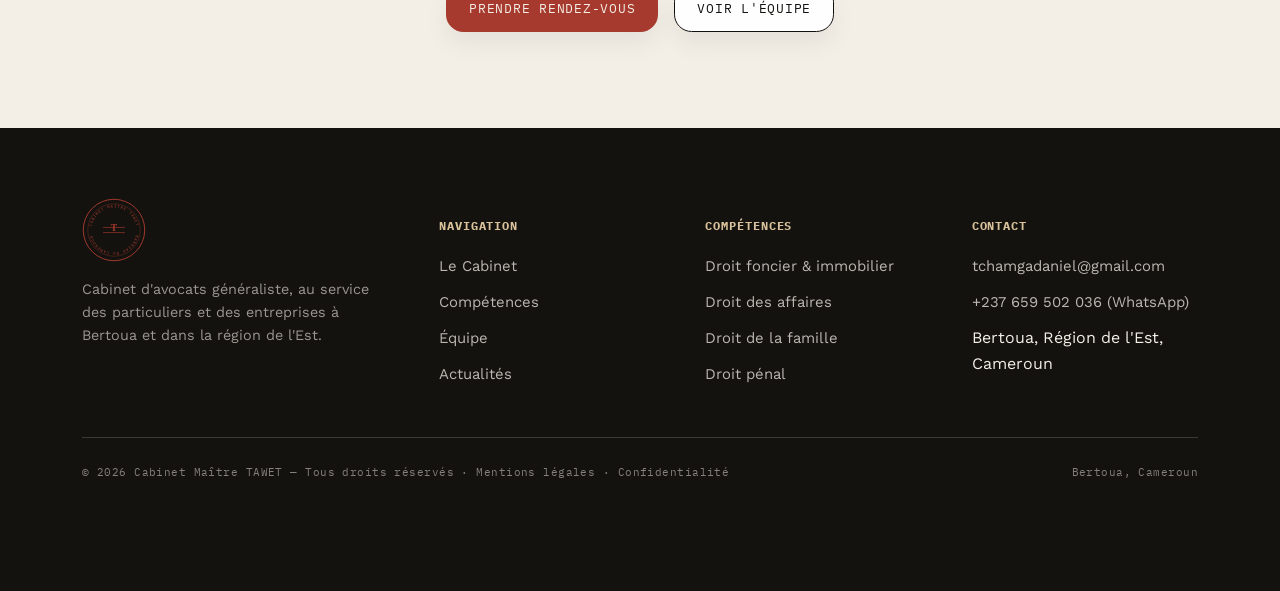
<file: le-cabinet.html>
<!doctype html>
<html lang="fr">
<head>
<meta charset="UTF-8">
<meta name="viewport" content="width=device-width, initial-scale=1.0">
<title>Le Cabinet — Cabinet Maître TAWET</title>
<meta name="description" content="Présentation du Cabinet Maître TAWET, cabinet d'avocats à Bertoua : valeurs, méthode et engagement envers les clients.">
<link rel="preconnect" href="https://fonts.googleapis.com">
<link rel="preconnect" href="https://fonts.gstatic.com" crossorigin>
<link href="https://fonts.googleapis.com/css2?family=Fraunces:ital,wght@0,500;0,600;1,500&family=Work+Sans:wght@400;500;600&family=IBM+Plex+Mono:wght@400;500&display=swap" rel="stylesheet">
<link rel="stylesheet" href="assets/css/style.css">
</head>
<body>
<div data-site-header></div>
<section class="page-hero">
  <div class="wrap">
    <div class="breadcrumb"><a href="index.html">Accueil</a> / Le Cabinet</div>
    <h1>Le Cabinet</h1>
    <p class="lead" style="color:rgba(243,238,230,0.75);">Un cabinet d'avocats à taille humaine, ancré à Bertoua, pensé pour un accompagnement juridique direct et exigeant.</p>
  </div>
</section>

<section class="reveal">
  <div class="wrap attorney-block">
    <div class="attorney-photo">
      <img src="assets/img/IMG-20260428-WA0031.jpg" alt="Me Ngo Diyani J. épouse Tawet" />
    </div>
    <div>
      <div class="eyebrow">Présentation</div>
      <h2>Une pratique de proximité, une exigence de fond</h2>
      <p>Le Cabinet Maître TAWET est dirigé par Me Ngo Diyani J. épouse Tawet, avocate inscrite au Barreau du Cameroun et installée à Bertoua. Le cabinet accompagne une clientèle diverse — particuliers, familles, commerçants, PME et institutions — sur l'ensemble des branches du droit.</p>
      <p>Loin d'une approche standardisée, chaque dossier fait l'objet d'une analyse individuelle : le cabinet privilégie une communication claire, des délais tenus et une disponibilité réelle, y compris par téléphone et WhatsApp pour les urgences.</p>
    </div>
  </div>
</section>

<!-- <section class="reveal">
  <div class="wrap">
    <div class="section-image" style="background-image:url('assets/img/IMG-20260428-WA0038.jpg');"></div>
  </div>
</section> -->

<section class="reveal">
  <div class="wrap">
    <div class="section-head">
      <div class="eyebrow">Le cabinet en images</div>
      <h2>Espaces et ambiance du cabinet</h2>
      <p class="lead">Six photographies illustrent les espaces de travail, l’accueil et l’atmosphère du cabinet à Bertoua.</p>
    </div>
    <div class="gallery-grid">
      <article class="gallery-item">
        <img src="assets/img/IMG-20260428-WA0038.jpg" alt="Façade du cabinet" />
        <div class="gallery-overlay">Façade du cabinet</div>
      </article>
      <article class="gallery-item">
        <img src="assets/img/IMG-20260428-WA0039.jpg" alt="Accueil et salle d’attente" />
        <div class="gallery-overlay">Accueil et salle d’attente</div>
      </article>
      <article class="gallery-item">
        <img src="assets/img/IMG-20260428-WA0040.jpg" alt="Bureau de consultation" />
        <div class="gallery-overlay">Bureau de consultation</div>
      </article>
      <article class="gallery-item">
        <img src="assets/img/IMG-20260428-WA0041.jpg" alt="Espace de réunion" />
        <div class="gallery-overlay">Espace de réunion</div>
      </article>
      <article class="gallery-item">
        <img src="assets/img/IMG-20260428-WA0042.jpg" alt="Archives et documents" />
        <div class="gallery-overlay">Archives et dossiers</div>
      </article>
      <article class="gallery-item">
        <img src="assets/img/IMG-20260428-WA0043.jpg" alt="Ambiance du cabinet" />
        <div class="gallery-overlay">Ambiance du cabinet</div>
      </article>
    </div>
  </div>
</section>

<section class="band-paper-dim reveal">
  <div class="wrap">
    <div class="section-head">
      <div class="eyebrow">Valeurs</div>
      <h2>Ce qui guide chaque dossier</h2>
    </div>
    <div class="grid-3">
      <div class="card">
        <span class="num">—</span>
        <h3>Rigueur</h3>
        <p>Une lecture précise des textes et une préparation minutieuse de chaque pièce du dossier.</p>
      </div>
      <div class="card">
        <span class="num">—</span>
        <h3>Clarté</h3>
        <p>Des explications accessibles, sans jargon inutile, pour que chaque client comprenne sa situation.</p>
      </div>
      <div class="card">
        <span class="num">—</span>
        <h3>Disponibilité</h3>
        <p>Des réponses rapides, un suivi régulier, et une écoute attentive à chaque étape.</p>
      </div>
    </div>
  </div>
</section>

<section class="band-dark reveal">
  <div class="wrap">
    <div class="section-head">
      <div class="eyebrow">Engagement</div>
      <h2 style="color:var(--paper);">Auprès de qui intervient le cabinet</h2>
    </div>
    <div class="grid-2" style="background:transparent; border:none;">
      <div class="card" style="background:var(--forest); color:var(--paper);">
        <h3 style="color:var(--paper);">Particuliers &amp; familles</h3>
        <p style="color:rgba(243,238,230,0.75);">Conseil et représentation en droit de la famille, droit foncier, droit pénal et litiges du quotidien.</p>
      </div>
      <div class="card" style="background:var(--forest); color:var(--paper);">
        <h3 style="color:var(--paper);">Entreprises &amp; commerçants</h3>
        <p style="color:rgba(243,238,230,0.75);">Formalisation d'activité, contrats, recouvrement, droit du travail et contentieux commercial.</p>
      </div>
    </div>
  </div>
</section>

<section class="cta-band reveal">
  <div class="wrap">
    <h2>Envie d'échanger sur votre situation ?</h2>
    <div class="cta-actions">
      <a href="contact.html" class="btn btn-primary">Prendre rendez-vous</a>
      <a href="equipe.html" class="btn btn-ghost">Voir l'équipe</a>
    </div>
  </div>
</section>
<div data-site-footer></div>
<script src="assets/js/main.js" defer></script>
</body>
</html>
</file>
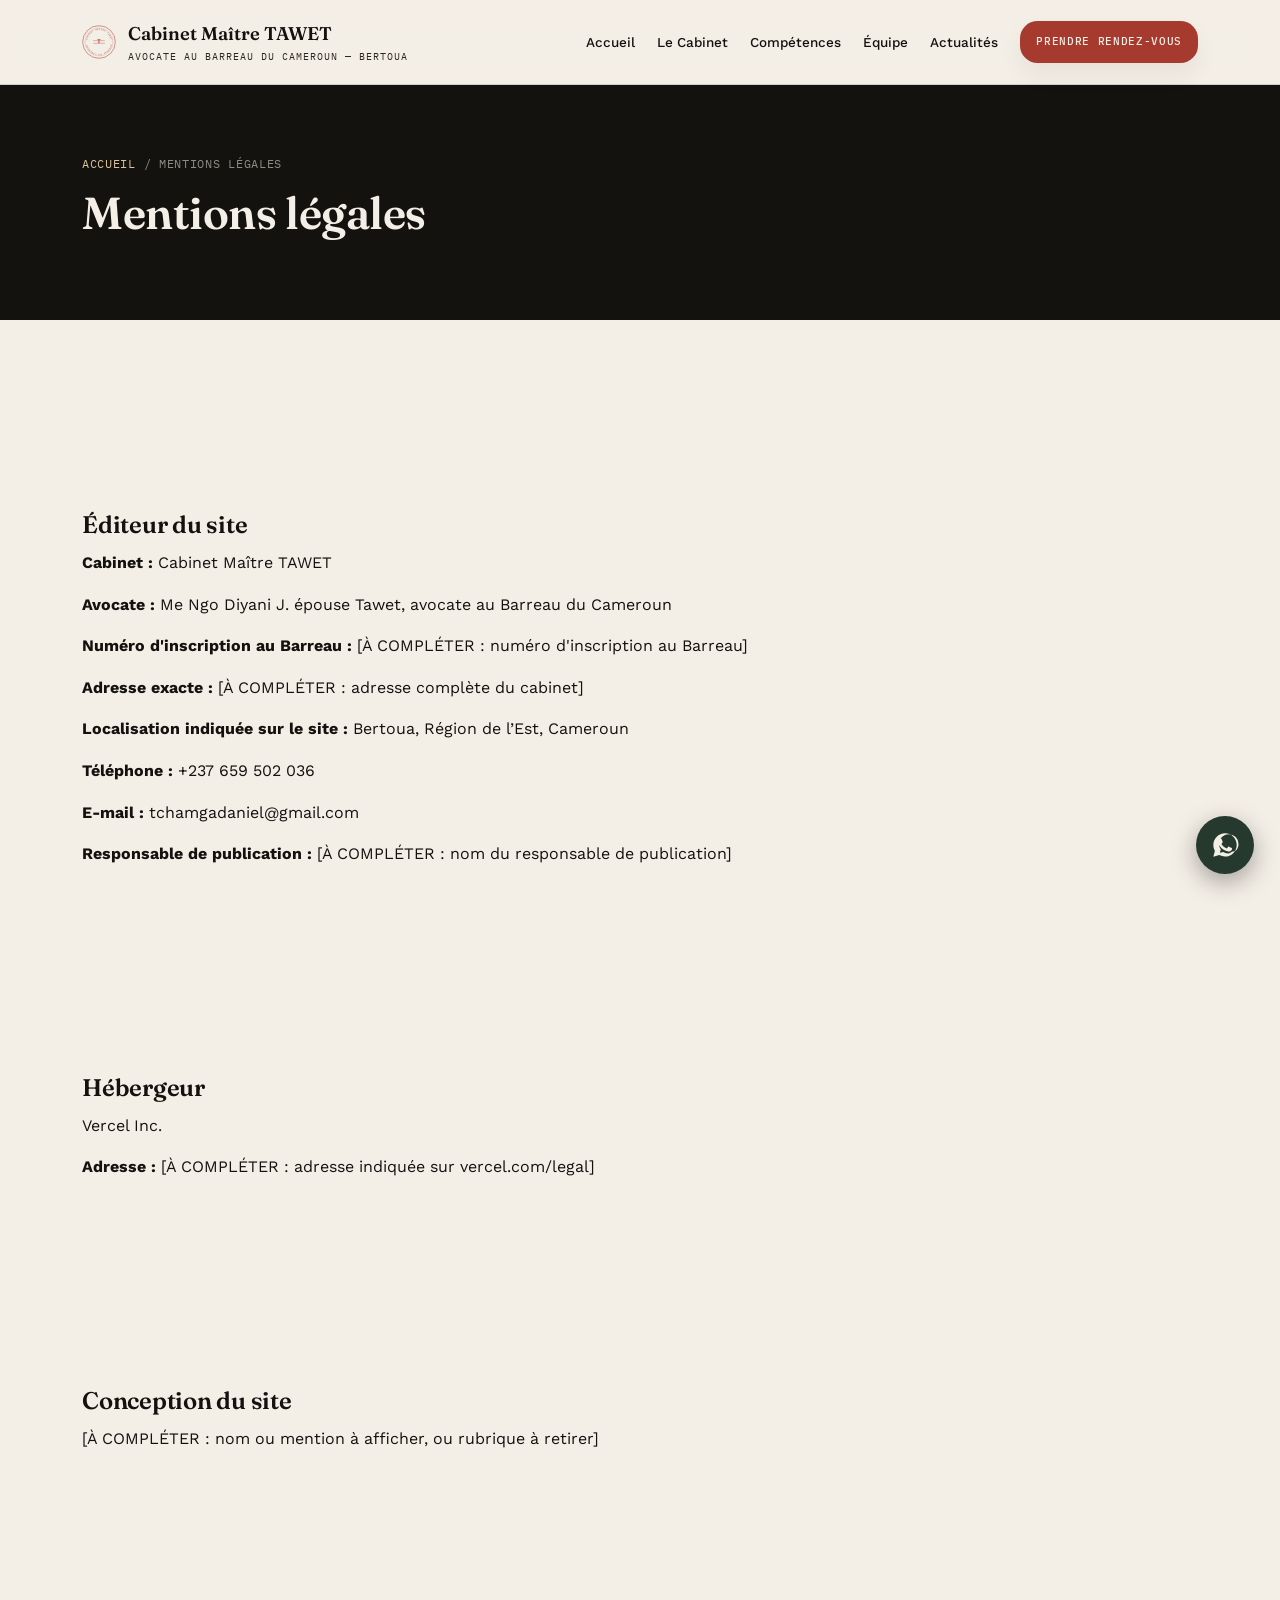
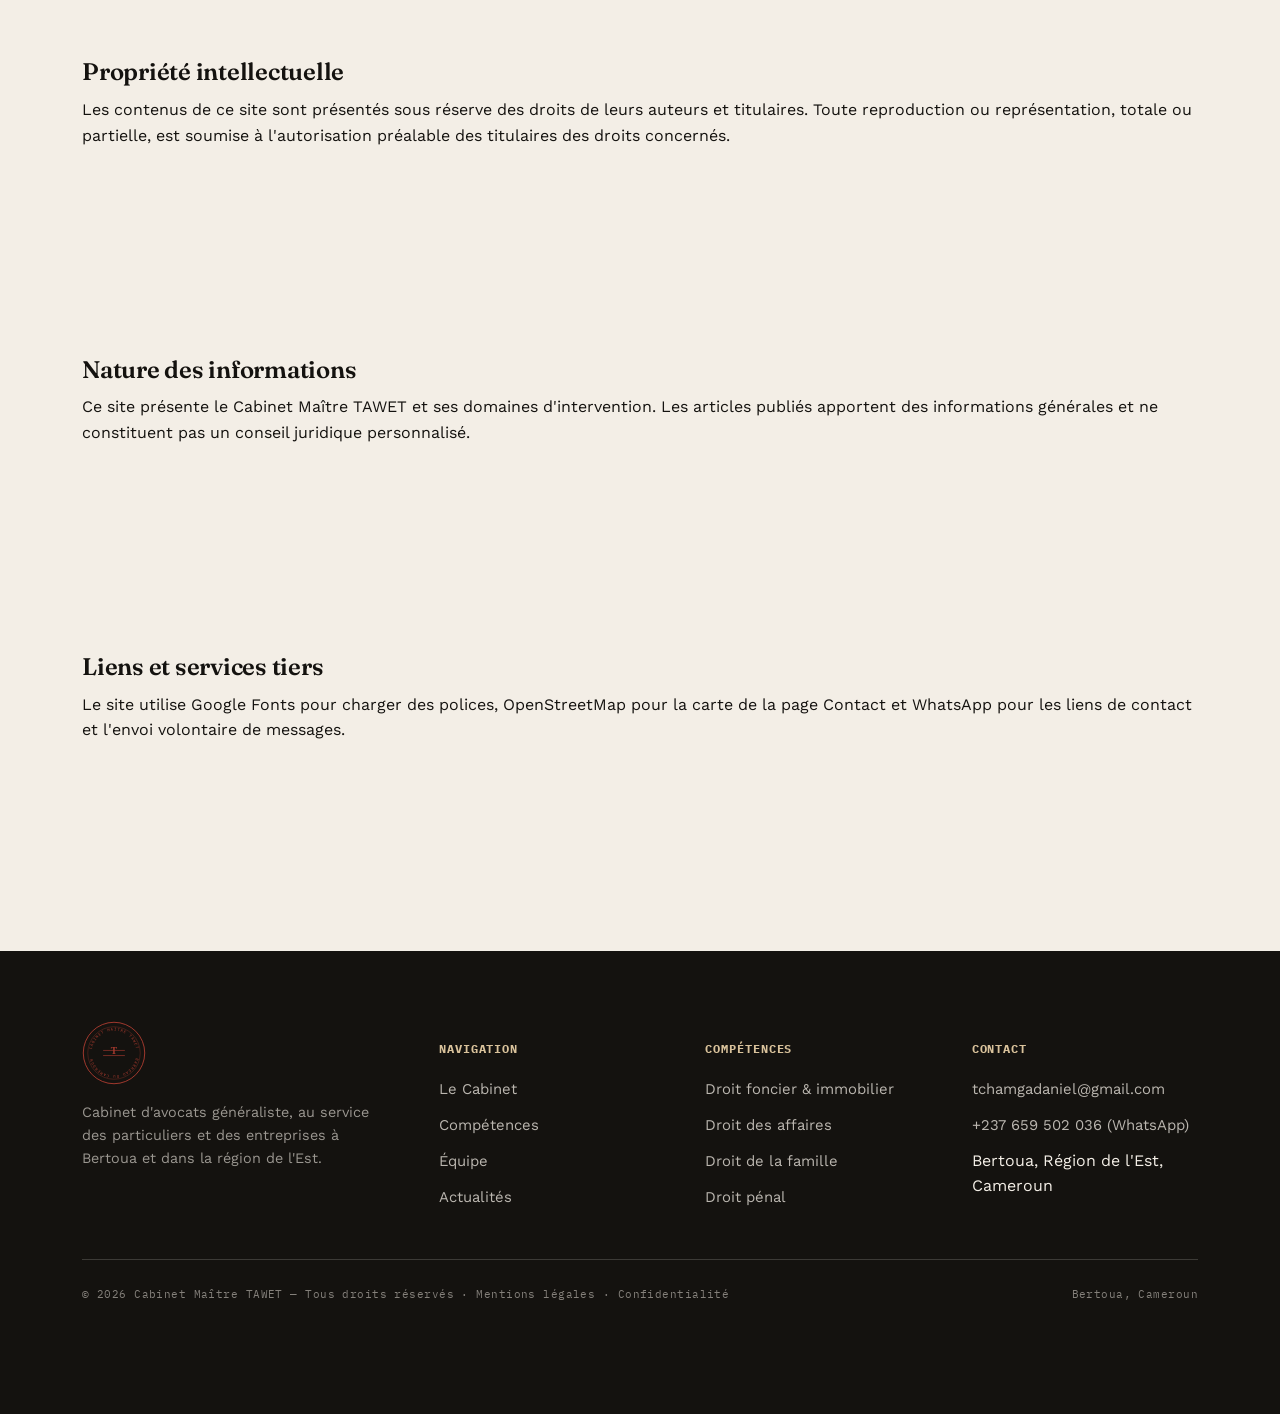
<file: mentions-legales.html>
<!doctype html>
<html lang="fr">
<head>
<meta charset="UTF-8">
<meta name="viewport" content="width=device-width, initial-scale=1.0">
<title>Mentions légales — Cabinet Maître TAWET</title>
<meta name="description" content="Mentions légales du site du Cabinet Maître TAWET à Bertoua.">
<link rel="preconnect" href="https://fonts.googleapis.com">
<link rel="preconnect" href="https://fonts.gstatic.com" crossorigin>
<link href="https://fonts.googleapis.com/css2?family=Fraunces:ital,wght@0,500;0,600;1,500&family=Work+Sans:wght@400;500;600&family=IBM+Plex+Mono:wght@400;500&display=swap" rel="stylesheet">
<link rel="stylesheet" href="assets/css/style.css">
</head>
<body>
<div data-site-header></div>
<main>
  <section class="page-hero">
    <div class="wrap">
      <div class="breadcrumb"><a href="index.html">Accueil</a> / Mentions légales</div>
      <h1>Mentions légales</h1>
    </div>
  </section>
  <section class="reveal">
    <div class="wrap">
      <section>
        <h2>Éditeur du site</h2>
        <p><strong>Cabinet :</strong> Cabinet Maître TAWET</p>
        <p><strong>Avocate :</strong> Me Ngo Diyani J. épouse Tawet, avocate au Barreau du Cameroun</p>
        <p><strong>Numéro d'inscription au Barreau :</strong> [À COMPLÉTER : numéro d'inscription au Barreau]</p>
        <p><strong>Adresse exacte :</strong> [À COMPLÉTER : adresse complète du cabinet]</p>
        <p><strong>Localisation indiquée sur le site :</strong> Bertoua, Région de l’Est, Cameroun</p>
        <p><strong>Téléphone :</strong> +237 659 502 036</p>
        <p><strong>E-mail :</strong> tchamgadaniel@gmail.com</p>
        <p><strong>Responsable de publication :</strong> [À COMPLÉTER : nom du responsable de publication]</p>
      </section>
      <section>
        <h2>Hébergeur</h2>
        <p>Vercel Inc.</p>
        <p><strong>Adresse :</strong> [À COMPLÉTER : adresse indiquée sur vercel.com/legal]</p>
      </section>
      <section>
        <h2>Conception du site</h2>
        <p>[À COMPLÉTER : nom ou mention à afficher, ou rubrique à retirer]</p>
      </section>
      <section>
        <h2>Propriété intellectuelle</h2>
        <p>Les contenus de ce site sont présentés sous réserve des droits de leurs auteurs et titulaires. Toute reproduction ou représentation, totale ou partielle, est soumise à l'autorisation préalable des titulaires des droits concernés.</p>
      </section>
      <section>
        <h2>Nature des informations</h2>
        <!-- À faire valider par l'avocate -->
        <p>Ce site présente le Cabinet Maître TAWET et ses domaines d'intervention. Les articles publiés apportent des informations générales et ne constituent pas un conseil juridique personnalisé.</p>
      </section>
      <section>
        <h2>Liens et services tiers</h2>
        <p>Le site utilise Google Fonts pour charger des polices, OpenStreetMap pour la carte de la page Contact et WhatsApp pour les liens de contact et l'envoi volontaire de messages.</p>
      </section>
    </div>
  </section>
</main>
<div data-site-footer></div>
<script src="assets/js/main.js" defer></script>
</body>
</html>
</file>
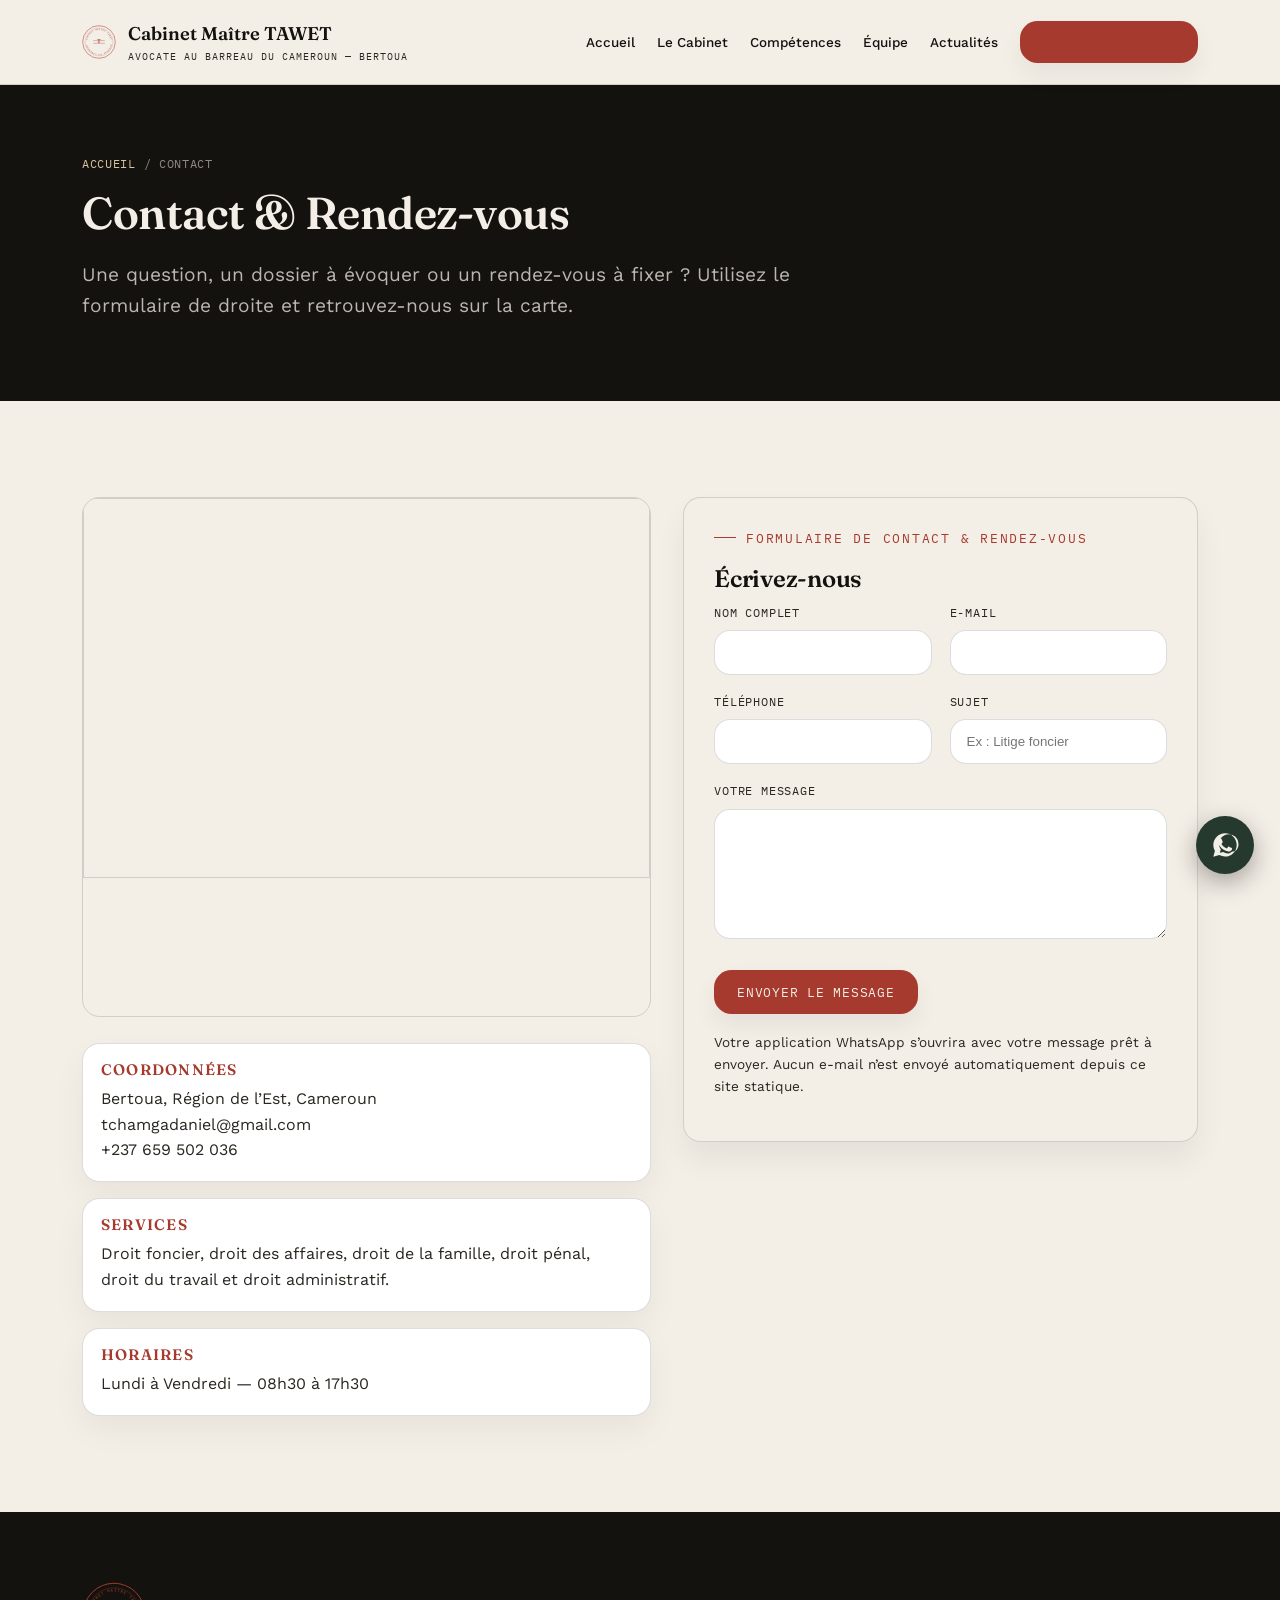
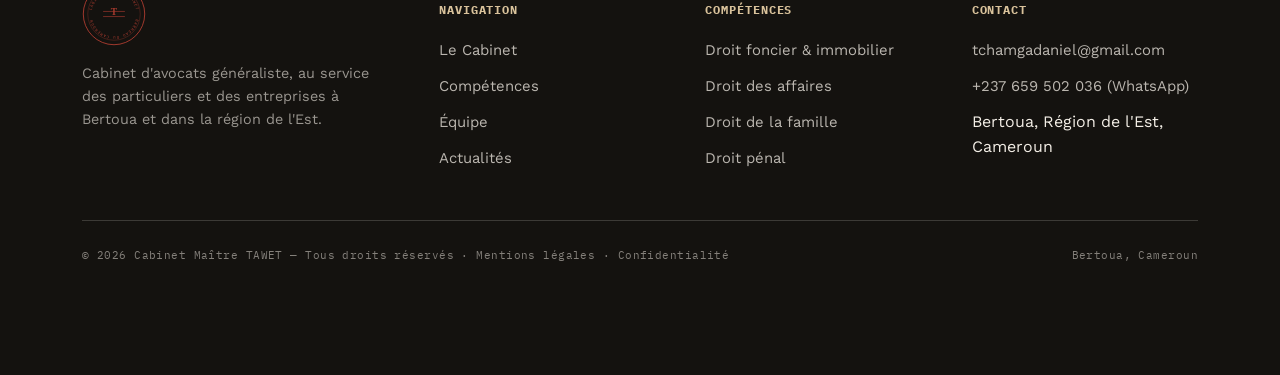
<file: rendez-vous.html>
<!doctype html>
<html lang="fr">
<head>
  <meta charset="UTF-8">
  <meta http-equiv="refresh" content="0;url=contact.html">
  <title>Redirection — Cabinet Maître TAWET</title>
  <link rel="canonical" href="contact.html">
</head>
<body>
  <p><a href="contact.html">Continuer vers la page de contact</a></p>
</body>
</html>
</file>
<file: assets/css/style.css>
/* ==========================================================================
   Cabinet Maître TAWET — feuille de style
   Palette : encre (#14120F), papier (#F3EEE6), latérite (#A63A2E),
             forêt (#26392E), laiton (#B08D57)
   Typo    : Fraunces (display) / Work Sans (texte) / IBM Plex Mono (utilitaire)
   Signature : le Sceau — motif de cachet officiel rouge latérite
   ========================================================================== */

:root {
  --ink: #14120F;
  --ink-soft: #2A2620;
  --paper: #F3EEE6;
  --paper-dim: #E8E1D2;
  --laterite: #A63A2E;
  --laterite-deep: #7A2A21;
  --forest: #26392E;
  --brass: #B08D57;
  --brass-light: #D9C29B;
  --line: rgba(20, 18, 15, 0.14);
  --line-light: rgba(243, 238, 230, 0.18);

  --font-display: "Fraunces", "Iowan Old Style", serif;
  --font-body: "Work Sans", -apple-system, sans-serif;
  --font-mono: "IBM Plex Mono", monospace;

  --radius: 1rem;
  --container: 1180px;
}

* { box-sizing: border-box; }
html { scroll-behavior: smooth; }

body {
  margin: 0;
  background: var(--paper);
  color: var(--ink);
  font-family: var(--font-body);
  font-size: 16px;
  line-height: 1.6;
  -webkit-font-smoothing: antialiased;
}

img, picture, video, iframe, svg { max-width: 100%; height: auto; display: block; object-fit: contain; }
figure { margin: 0; }
.section-image {
  border-radius: 1.2rem;
  overflow: hidden;
  margin: 24px 0 0;
  box-shadow: 0 18px 50px rgba(20,18,15,0.08);
  min-height: 320px;
  background-size: cover;
  background-position: center;
  background-repeat: no-repeat;
  position: relative;
}
.section-image::after {
  content: "";
  position: absolute;
  inset: 0;
  background: rgba(20, 18, 15, 0.18);
}
.section-image > * { position: relative; z-index: 1; }
.section-image img { display: block; width: 100%; height: auto; }

.attorney-bg {
  background-image: linear-gradient(180deg, rgba(243,238,230,0.90), rgba(243,238,230,0.90)), url('../img/IMG-20260428-WA0031.jpg');
  background-size: cover;
  background-position: center;
  background-repeat: no-repeat;
}
.attorney-bg .wrap { position: relative; z-index: 1; }

.gallery-grid { display:grid; grid-template-columns: repeat(3, minmax(0, 1fr)); gap:24px; margin-top: 28px; }
.gallery-item { position: relative; border-radius: 1.1rem; overflow: hidden; background: #fff; box-shadow: 0 18px 40px rgba(20,18,15,0.08); transition: transform 0.35s ease, box-shadow 0.35s ease; }
.gallery-item img { width: 100%; height: 240px; object-fit: cover; display: block; transition: transform 0.35s ease; }
.gallery-item:hover { transform: translateY(-4px); box-shadow: 0 25px 55px rgba(20,18,15,0.12); }
.gallery-item:hover img { transform: scale(1.06); }
.gallery-overlay {
  position: absolute;
  inset: 0;
  display: flex;
  align-items: flex-end;
  justify-content: center;
  padding: 20px;
  color: #fff;
  font-size: 1rem;
  font-weight: 600;
  text-align: center;
  background: linear-gradient(180deg, rgba(0,0,0,0) 50%, rgba(0,0,0,0.62) 100%);
  opacity: 0;
  transition: opacity 0.25s ease;
}
.gallery-item:hover .gallery-overlay { opacity: 1; }

.article-hero-image { margin: 24px 0 32px; border-radius: 1.1rem; overflow: hidden; }
.article-hero-image img { width: 100%; display: block; height: auto; }

.news-card { border-radius: 1rem; background: #fff; overflow: hidden; box-shadow: 0 16px 35px rgba(20,18,15,0.06); transition: transform 0.25s ease, box-shadow 0.25s ease; }
.news-card:hover { transform: translateY(-4px); box-shadow: 0 24px 45px rgba(20,18,15,0.08); }
.news-card img { width: 100%; height: 180px; object-fit: cover; display: block; border-radius: 1rem 1rem 0 0; margin-bottom: 16px; }

.contact-layout { display:grid; grid-template-columns: 1.05fr 0.95fr; gap:32px; align-items:start; margin-top: 24px; }
.contact-map { min-height: 520px; border: 1px solid var(--line); border-radius: 1.1rem; overflow: hidden; }
.form-panel { border: 1px solid var(--line); border-radius: 1.1rem; padding: 30px; background: var(--paper); box-shadow: 0 18px 30px rgba(20,18,15,0.06); transition: transform 0.25s ease, box-shadow 0.25s ease; }
.form-panel:hover { transform: translateY(-3px); box-shadow: 0 24px 45px rgba(20,18,15,0.08); }
.form-panel h2 { margin-top: 0; }
.form-panel .form-grid { gap: 18px; }
.form-panel label { margin-bottom: 8px; }
.contact-details { display:grid; gap: 16px; margin-top: 26px; }
.contact-box { border: 1px solid var(--line); border-radius: 1.1rem; padding: 18px; background: #fff; box-shadow: 0 14px 32px rgba(20,18,15,0.05); transition: transform 0.25s ease, box-shadow 0.25s ease; }
.contact-box:hover { transform: translateY(-2px); box-shadow: 0 20px 36px rgba(20,18,15,0.07); }
.contact-box h4 { margin: 0 0 8px; font-size: 0.95rem; text-transform: uppercase; letter-spacing: 0.08em; color: var(--laterite); }
.contact-box p, .contact-box a { margin: 0; color: var(--ink-soft); text-decoration: none; }

@media (max-width: 960px) {
  .contact-layout { grid-template-columns: 1fr; }
  .gallery-grid { grid-template-columns: 1fr; }
  .news-card img { height: 220px; }
}

a { color: inherit; text-decoration: none; }

.wrap {
  max-width: var(--container);
  margin: 0 auto;
  padding: 0 32px;
}

h1, h2, h3, h4 {
  font-family: var(--font-display);
  font-weight: 600;
  line-height: 1.08;
  margin: 0 0 0.5em;
  letter-spacing: -0.01em;
}

.eyebrow {
  font-family: var(--font-mono);
  font-size: 12.5px;
  letter-spacing: 0.14em;
  text-transform: uppercase;
  color: var(--laterite);
  display: flex;
  align-items: center;
  gap: 10px;
  margin-bottom: 18px;
}
.eyebrow::before {
  content: "";
  width: 22px;
  height: 1px;
  background: var(--laterite);
  display: inline-block;
}

p { margin: 0 0 1em; }
.lead { font-size: 1.2rem; color: var(--ink-soft); max-width: 60ch; }

/* Focus visibility */
a:focus-visible, button:focus-visible, input:focus-visible, textarea:focus-visible, select:focus-visible {
  outline: 2px solid var(--laterite);
  outline-offset: 3px;
}

@media (prefers-reduced-motion: reduce) {
  * { animation-duration: 0.001ms !important; animation-iteration-count: 1 !important; transition-duration: 0.001ms !important; scroll-behavior: auto !important; }
}

/* ---------------------------------- Header ---------------------------------- */
.site-header {
  position: sticky;
  top: 0;
  z-index: 100;
  background: rgba(243, 238, 230, 0.92);
  backdrop-filter: blur(8px);
  border-bottom: 1px solid var(--line);
}
.site-header .wrap {
  display: flex;
  align-items: center;
  justify-content: space-between;
  height: 84px;
}
.brand {
  display: flex;
  align-items: center;
  gap: 12px;
  font-family: var(--font-display);
  font-size: 1.15rem;
  font-weight: 600;
}
.brand .seal-mini { width: 34px; height: 34px; flex-shrink: 0; }
.brand small {
  display: block;
  font-family: var(--font-mono);
  font-size: 10px;
  letter-spacing: 0.1em;
  color: var(--ink-soft);
  font-weight: 400;
  text-transform: uppercase;
}

nav.main-nav { display: flex; align-items: center; gap: 24px; }
nav.main-nav ul { list-style: none; display: flex; align-items: center; gap: 22px; margin: 0; padding: 0; }
nav.main-nav a {
  font-size: 13.5px;
  font-weight: 500;
  position: relative;
  padding: 4px 0;
}
nav.main-nav a::after {
  content: "";
  position: absolute; left: 0; bottom: -2px;
  width: 0; height: 1px;
  background: var(--laterite);
  transition: width 0.25s ease;
}
nav.main-nav a:hover::after, nav.main-nav a.active::after { width: 100%; }
nav.main-nav a.active { color: var(--laterite); }
nav.main-nav a.nav-appointment {
  white-space: nowrap;
  padding: 11px 15px;
  font-size: 11px;
}
nav.main-nav a.nav-appointment::after { display: none; }

.btn {
  display: inline-flex;
  align-items: center;
  gap: 8px;
  font-family: var(--font-mono);
  font-size: 12.5px;
  letter-spacing: 0.06em;
  text-transform: uppercase;
  padding: 13px 22px;
  border-radius: calc(var(--radius) * 1.1);
  border: 1px solid transparent;
  cursor: pointer;
  transition: background 0.25s ease, color 0.25s ease, border-color 0.25s ease, transform 0.25s ease, box-shadow 0.25s ease;
  box-shadow: 0 12px 24px rgba(20,18,15,0.06);
}
.btn-primary { background: var(--laterite); color: var(--paper); }
.btn-primary:hover { background: var(--laterite-deep); transform: translateY(-2px); box-shadow: 0 18px 32px rgba(20,18,15,0.14); }
.btn-ghost { background: rgba(255,255,255,0.95); border-color: var(--ink); color: var(--ink); }
.btn-ghost:hover { background: var(--ink); color: var(--paper); transform: translateY(-2px); box-shadow: 0 18px 32px rgba(20,18,15,0.12); }
.btn-outline-light { background: transparent; border-color: var(--line-light); color: var(--paper); }
.btn-outline-light:hover { background: var(--paper); color: var(--ink); transform: translateY(-2px); box-shadow: 0 18px 32px rgba(20,18,15,0.08); }

.nav-toggle {
  display: none;
  width: 48px;
  height: 48px;
  padding: 0;
  place-content: center;
  gap: 5px;
  background: transparent;
  border: 1px solid var(--line);
  color: var(--ink);
  border-radius: 8px;
  cursor: pointer;
  transition: background 0.2s ease, border-color 0.2s ease;
}
.nav-toggle:hover { background: rgba(255,255,255,0.72); border-color: rgba(20,18,15,0.28); }
.nav-toggle span {
  display: block;
  width: 20px;
  height: 2px;
  border-radius: 2px;
  background: currentColor;
  transition: transform 0.2s ease, opacity 0.2s ease;
}
.nav-toggle[aria-expanded="true"] span:first-child { transform: translateY(7px) rotate(45deg); }
.nav-toggle[aria-expanded="true"] span:nth-child(2) { opacity: 0; }
.nav-toggle[aria-expanded="true"] span:last-child { transform: translateY(-7px) rotate(-45deg); }

/* ---------------------------------- Hero ---------------------------------- */
.hero {
  background: var(--ink);
  color: var(--paper);
  position: relative;
  overflow: hidden;
  padding: 110px 0 90px;
}
.hero::before {
  content: "";
  position: absolute;
  inset: 0;
  background-image:
    linear-gradient(var(--line-light) 1px, transparent 1px),
    linear-gradient(90deg, var(--line-light) 1px, transparent 1px);
  background-size: 64px 64px;
  opacity: 0.5;
  mask-image: radial-gradient(circle at 70% 30%, black, transparent 70%);
}
.hero .wrap { position: relative; display: grid; grid-template-columns: 1.15fr 0.85fr; gap: 60px; align-items: center; }
.hero h1 { font-size: clamp(2.4rem, 4.4vw, 3.6rem); color: var(--paper); }
.hero h1 em { font-style: italic; color: var(--brass-light); }
.hero .lead { color: rgba(243,238,230,0.78); }
.hero-cta { display: flex; gap: 16px; margin-top: 34px; flex-wrap: wrap; }
.hero-figures { display: flex; gap: 40px; margin-top: 56px; padding-top: 28px; border-top: 1px solid var(--line-light); }
.hero-figures div strong { display: block; font-family: var(--font-display); font-size: 1.8rem; color: var(--brass-light); }
.hero-figures div span { font-family: var(--font-mono); font-size: 11px; text-transform: uppercase; letter-spacing: 0.08em; color: rgba(243,238,230,0.6); }

.seal-stamp-wrap { display: flex; justify-content: center; align-items: center; }
.seal-stamp { width: min(100%, 300px); animation: seal-drop 0.9s cubic-bezier(.2,.9,.25,1) both; animation-delay: 0.15s; transform-origin: center; }
@keyframes seal-drop {
  0% { opacity: 0; transform: scale(1.5) rotate(-8deg); }
  60% { opacity: 1; }
  100% { opacity: 1; transform: scale(1) rotate(-8deg); }
}

/* ---------------------------------- Sections ---------------------------------- */
section {
  padding: 96px 0;
}
.section-head { max-width: 640px; margin-bottom: 56px; }
.band-dark { background: var(--ink); color: var(--paper); }
.band-dark .eyebrow { color: var(--brass-light); }
.band-dark .eyebrow::before { background: var(--brass-light); }
.band-forest { background: var(--forest); color: var(--paper); }
.band-paper-dim { background: var(--paper-dim); }

.divider-seal {
  display: flex; align-items: center; gap: 18px;
  margin: 0 0 40px;
}
.divider-seal .mini-seal { width: 26px; height: 26px; flex-shrink: 0; }
.divider-seal .line { flex: 1; height: 1px; background: var(--line); }

/* Practice grid */
.grid-3 { display: grid; grid-template-columns: repeat(3, minmax(0, 1fr)); gap: 24px; }
.grid-2 { display: grid; grid-template-columns: repeat(2, minmax(0, 1fr)); gap: 24px; }
.card {
  background: var(--paper);
  padding: 38px 32px;
  transition: background 0.25s ease;
}
.card {
  border-radius: var(--radius);
  overflow: hidden;
  background: #fff;
  box-shadow: 0 18px 40px rgba(20,18,15,0.06);
  transition: transform 0.25s ease, box-shadow 0.25s ease, background 0.25s ease;
}
.card:hover { transform: translateY(-4px); box-shadow: 0 24px 48px rgba(20,18,15,0.12); background: #fff; }
.card .num { font-family: var(--font-mono); font-size: 12px; color: var(--laterite); letter-spacing: 0.08em; }
.card h3 { font-size: 1.25rem; margin-top: 10px; }
.card p { color: var(--ink-soft); font-size: 0.95rem; margin-bottom: 0; }
.card a.more { display: inline-block; margin-top: 16px; font-family: var(--font-mono); font-size: 12px; text-transform: uppercase; letter-spacing: 0.06em; color: var(--ink); border-bottom: 1px solid var(--laterite); padding-bottom: 2px; }

/* Process timeline (client steps) — order genuinely matters here */
.timeline { counter-reset: step; display: grid; gap: 0; }
.step {
  counter-increment: step;
  display: grid;
  grid-template-columns: 90px 1fr;
  gap: 28px;
  padding: 30px 0;
  border-top: 1px solid var(--line-light);
}
.step:last-child { border-bottom: 1px solid var(--line-light); }
.step::before {
  content: counter(step, decimal-leading-zero);
  font-family: var(--font-mono);
  font-size: 13px;
  color: var(--brass-light);
  letter-spacing: 0.08em;
}
.step h4 { color: var(--paper); font-size: 1.05rem; }
.step p { color: rgba(243,238,230,0.72); margin: 0; font-size: 0.95rem; }

/* Quote / attorney intro */
.attorney-block { display: grid; grid-template-columns: 0.8fr 1.2fr; gap: 60px; align-items: center; }
.attorney-photo {
  aspect-ratio: 4/5;
  border-radius: var(--radius);
  position: relative;
  overflow: hidden;
  border: none;
  background: transparent;
}
.attorney-photo img {
  width: 100%;
  height: 100%;
  object-fit: cover;
  display: block;
  border: none;
}
.attorney-block blockquote { font-family: var(--font-display); font-size: 1.5rem; font-style: italic; color: var(--ink); margin: 0 0 20px; line-height: 1.35; }
.attorney-block cite { font-family: var(--font-mono); font-size: 12px; text-transform: uppercase; letter-spacing: 0.08em; color: var(--laterite); font-style: normal; }

/* News / actualités */
.news-grid { display: grid; grid-template-columns: repeat(3, minmax(0, 1fr)); gap: 24px; }
.news-card { min-width: 0; border-top: 2px solid var(--laterite); border-radius: 8px; padding: 22px; }
.news-card .date { font-family: var(--font-mono); font-size: 11.5px; text-transform: uppercase; letter-spacing: 0.08em; color: var(--ink-soft); }
.news-card h3 { font-size: 1.15rem; margin: 10px 0 12px; }
.news-card p { font-size: 0.93rem; color: var(--ink-soft); }

/* CTA band */
.cta-band { text-align: center; }
.cta-band h2 { font-size: clamp(1.8rem, 3vw, 2.6rem); }
.cta-actions { display: flex; justify-content: center; gap: 16px; margin-top: 30px; flex-wrap: wrap; }

/* Forms */
.form-grid { display: grid; grid-template-columns: repeat(2, 1fr); gap: 20px; }
.form-grid .full { grid-column: 1 / -1; }
label { display: block; font-family: var(--font-mono); font-size: 11.5px; text-transform: uppercase; letter-spacing: 0.07em; margin-bottom: 8px; color: var(--ink-soft); }
input, textarea, select {
  width: 100%;
  padding: 14px 16px;
  border: 1px solid var(--line);
  border-radius: var(--radius);
  background: #fff;
  transition: border-color 0.25s ease, box-shadow 0.25s ease, transform 0.25s ease;
}
input:focus, textarea:focus, select:focus {
  border-color: var(--laterite);
  box-shadow: 0 0 0 4px rgba(166,58,46,0.12);
  transform: translateY(-1px);
}
textarea { resize: vertical; min-height: 130px; }
.form-note { font-size: 0.85rem; color: var(--ink-soft); margin-top: 18px; }
.alert { padding: 16px 20px; border-radius: var(--radius); font-size: 0.95rem; margin-bottom: 24px; }
.alert-success { background: #E4EEE7; border: 1px solid var(--forest); color: var(--forest); }
.alert-error { background: #F5E4E1; border: 1px solid var(--laterite); color: var(--laterite-deep); }

/* Contact info cards */
.contact-methods { display: grid; grid-template-columns: repeat(3, minmax(0, 1fr)); gap: 24px; margin-bottom: 60px; }
.contact-methods .card h4 { font-family: var(--font-mono); font-size: 12px; text-transform: uppercase; letter-spacing: 0.06em; color: var(--laterite); margin-bottom: 10px; }
.contact-methods .card a.value { font-size: 1.05rem; font-weight: 500; }

/* Map placeholder */
.map-frame { border: 1px solid var(--line); filter: grayscale(0.3) contrast(1.05); width: 100%; height: 380px; }

/* Footer */
.site-footer { background: var(--ink); color: var(--paper); padding: 70px 0 110px; }
.footer-grid { display: grid; grid-template-columns: 1.4fr 1fr 1fr 1fr; gap: 40px; padding-bottom: 50px; border-bottom: 1px solid var(--line-light); }
.footer-grid h5 { font-family: var(--font-mono); font-size: 11.5px; text-transform: uppercase; letter-spacing: 0.08em; color: var(--brass-light); margin-bottom: 18px; }
.footer-grid ul { list-style: none; margin: 0; padding: 0; display: grid; gap: 10px; }
.footer-grid a { color: rgba(243,238,230,0.75); font-size: 0.93rem; }
.footer-grid a:hover { color: var(--paper); }
.footer-brand p { color: rgba(243,238,230,0.6); font-size: 0.9rem; max-width: 32ch; }
.footer-brand .seal-mini { width: 64px; height: 64px; }
.footer-bottom { display: flex; justify-content: space-between; padding-top: 26px; font-family: var(--font-mono); font-size: 11px; letter-spacing: 0.04em; color: rgba(243,238,230,0.5); }

/* WhatsApp floating button */
.wa-float {
  position: fixed; right: 26px; bottom: 26px; z-index: 200;
  width: 58px; height: 58px; border-radius: 50%;
  background: var(--forest); color: var(--paper);
  display: flex; align-items: center; justify-content: center;
  box-shadow: 0 8px 24px rgba(20,18,15,0.35);
  transition: transform 0.2s ease;
}
.wa-float:hover { transform: scale(1.08); }
.wa-float svg { width: 28px; height: 28px; }

/* Page hero (interior pages) */
.page-hero { background: var(--ink); color: var(--paper); padding: 70px 0 60px; }
.page-hero h1 { font-size: clamp(2rem, 3.6vw, 2.8rem); }
.breadcrumb { font-family: var(--font-mono); font-size: 11.5px; text-transform: uppercase; letter-spacing: 0.06em; color: rgba(243,238,230,0.55); margin-bottom: 16px; }
.breadcrumb a { color: var(--brass-light); }

/* Scroll reveal */
.reveal { opacity: 0; transform: translateY(18px); transition: opacity 0.7s ease, transform 0.7s ease; }
.reveal.is-visible { opacity: 1; transform: translateY(0); }

/* Utility */
.mt-0 { margin-top: 0; }
.text-center { text-align: center; }

/* ---------------------------------- Responsive ---------------------------------- */
@media (max-width: 960px) {
  .hero .wrap { grid-template-columns: 1fr; }
  .seal-stamp-wrap { order: -1; }
  .seal-stamp { width: 160px; margin: 0 auto; }
  .attorney-block { grid-template-columns: 1fr; }
  .grid-3, .news-grid, .contact-methods, .gallery-grid { grid-template-columns: repeat(2, minmax(0, 1fr)); }
  .grid-2 { grid-template-columns: repeat(2, minmax(0, 1fr)); }
  .grid-3, .grid-2, .news-grid, .contact-methods, .gallery-grid { gap: 20px; }
  .footer-grid { grid-template-columns: repeat(2, minmax(0, 1fr)); }
  .contact-layout { grid-template-columns: 1fr; }
}
@media (max-width: 1080px) {
  .site-header .wrap { height: 76px; gap: 20px; }
  nav.main-nav { position: relative; gap: 0; }
  .nav-toggle { display: grid; }
  nav.main-nav ul {
    display: none;
    position: absolute;
    top: calc(100% + 12px);
    right: 0;
    width: min(360px, calc(100vw - 36px));
    max-height: calc(100vh - 100px);
    overflow-y: auto;
    flex-direction: column;
    align-items: stretch;
    gap: 4px;
    margin: 0;
    padding: 10px;
    list-style: none;
    background: var(--paper);
    border: 1px solid var(--line);
    border-radius: 8px;
    box-shadow: 0 18px 40px rgba(20,18,15,0.16);
    z-index: 110;
  }
  nav.main-nav ul.open { display: flex; }
  nav.main-nav ul li a {
    display: flex;
    align-items: center;
    min-height: 48px;
    padding: 12px 14px;
    border-radius: 6px;
    font-size: 15px;
  }
  nav.main-nav ul li a:not(.nav-appointment)::after { display: none; }
  nav.main-nav ul li a.active:not(.nav-appointment) { background: rgba(166,58,46,0.08); }
  nav.main-nav a.nav-appointment { justify-content: center; margin-top: 4px; padding: 13px 15px; }
}
@media (max-width: 720px) {
  .wrap { padding-right: 24px; padding-left: 24px; }
  section { padding: 58px 0; }
  .hero { padding: 64px 0 56px; }
  .page-hero { padding: 52px 0 44px; }
  .contact-map { min-height: 380px; }
}
@media (max-width: 520px) {
  .wrap { padding: 0 18px; }
  .site-header .wrap { height: 70px; gap: 10px; }
  .brand { min-width: 0; gap: 8px; font-size: 1rem; line-height: 1.1; }
  .brand .seal-mini { width: 30px; height: 30px; }
  .brand small { font-size: 8px; letter-spacing: 0.04em; line-height: 1.35; }
  .nav-toggle { width: 44px; height: 44px; flex: 0 0 44px; }
  nav.main-nav ul { width: min(360px, calc(100vw - 36px)); }
  h1 { font-size: 2.15rem; }
  h2 { font-size: 1.8rem; }
  .page-hero h1 { font-size: 2rem; }
  .lead { font-size: 1.05rem; }
  .grid-3, .grid-2, .news-grid, .contact-methods, .gallery-grid, .footer-grid { grid-template-columns: 1fr; }
  .grid-3, .grid-2, .news-grid, .contact-methods, .gallery-grid { gap: 16px; }
  .card { padding: 24px 20px; }
  .news-card { padding: 20px; }
  .form-grid { grid-template-columns: 1fr; }
  .form-grid .full { grid-column: auto; }
  .form-panel { padding: 22px 18px; }
  .btn { width: 100%; justify-content: center; }
  .hero-figures { display: grid; grid-template-columns: repeat(3, minmax(0, 1fr)); gap: 12px; }
  .hero-figures div strong { font-size: 1rem; }
  .hero-figures div span { font-size: 0.72rem; }
  .section-head { margin-bottom: 32px; }
  .gallery-item img { height: 200px; }
  .contact-map { min-height: 0; }
  .map-frame { height: 280px; }
  .footer-bottom { flex-direction: column; gap: 8px; }
  .wa-float { right: 18px; bottom: 18px; width: 52px; height: 52px; }
}
</file>
